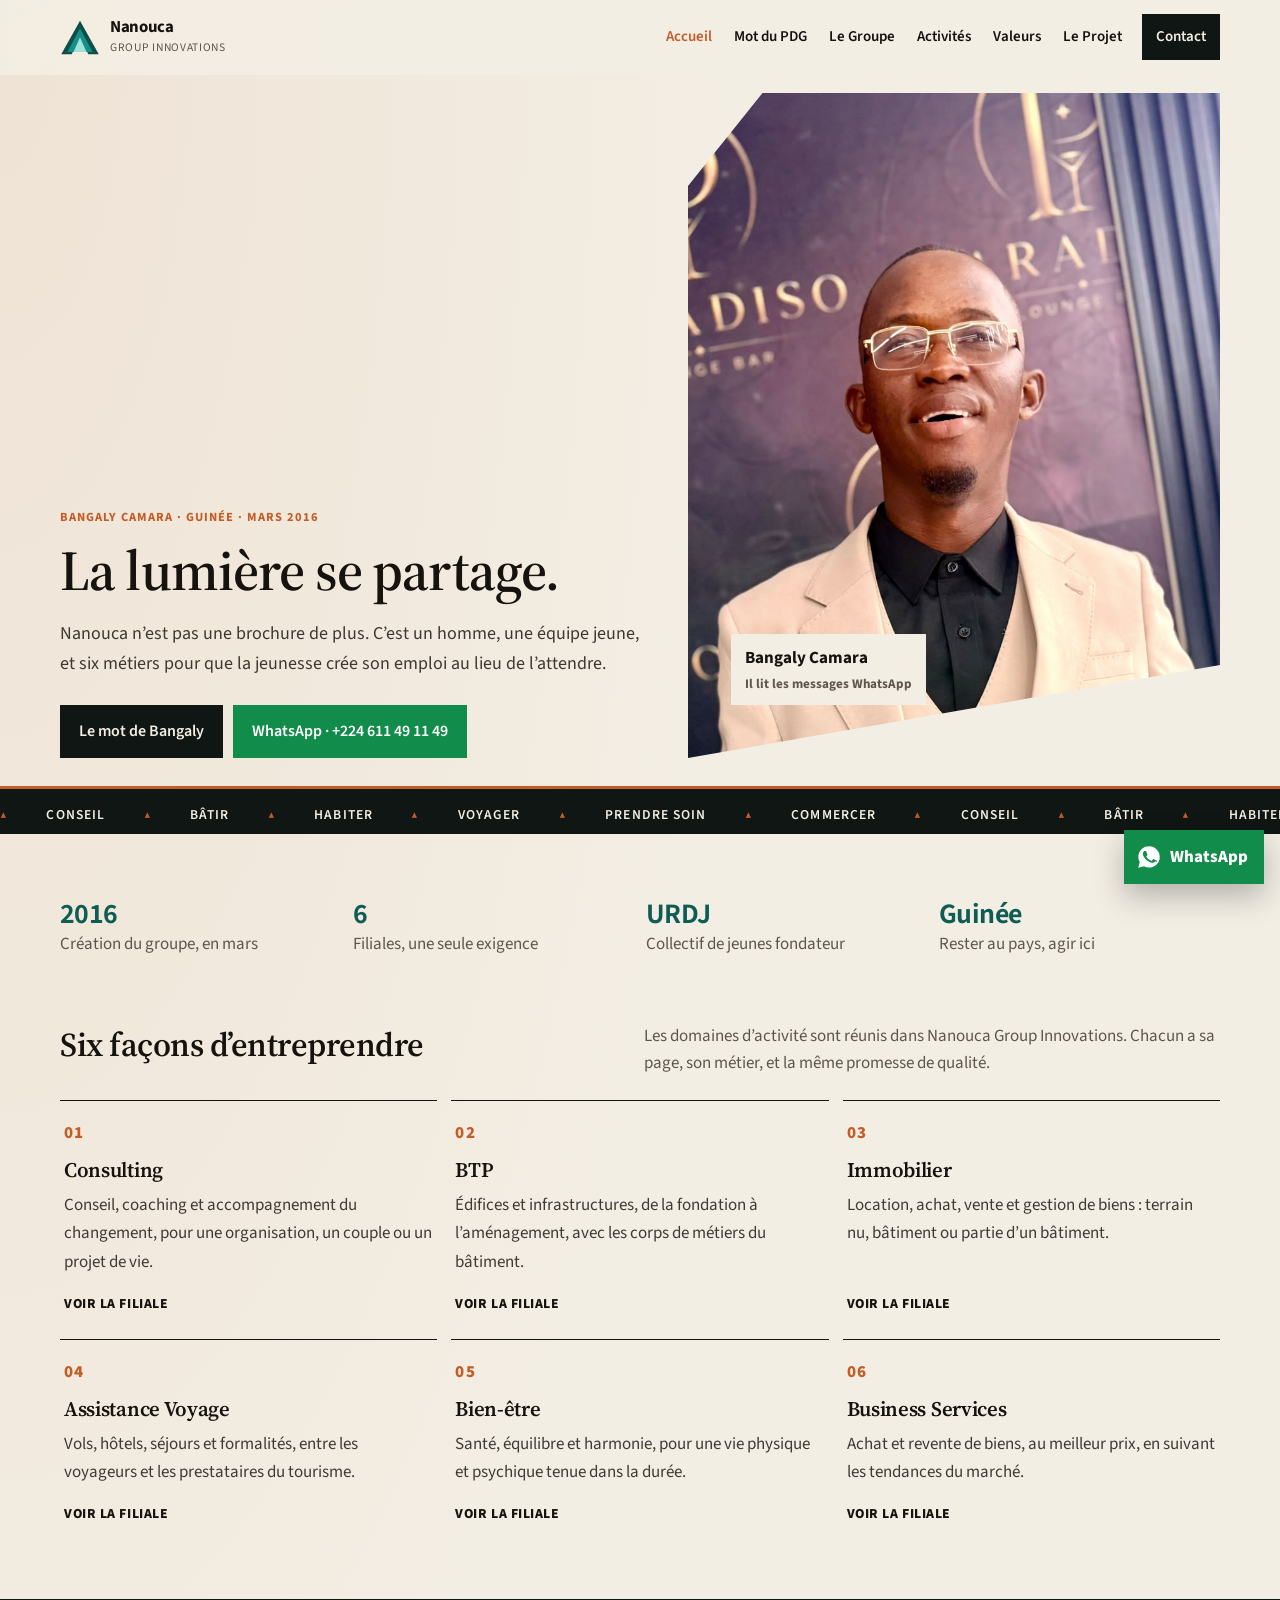
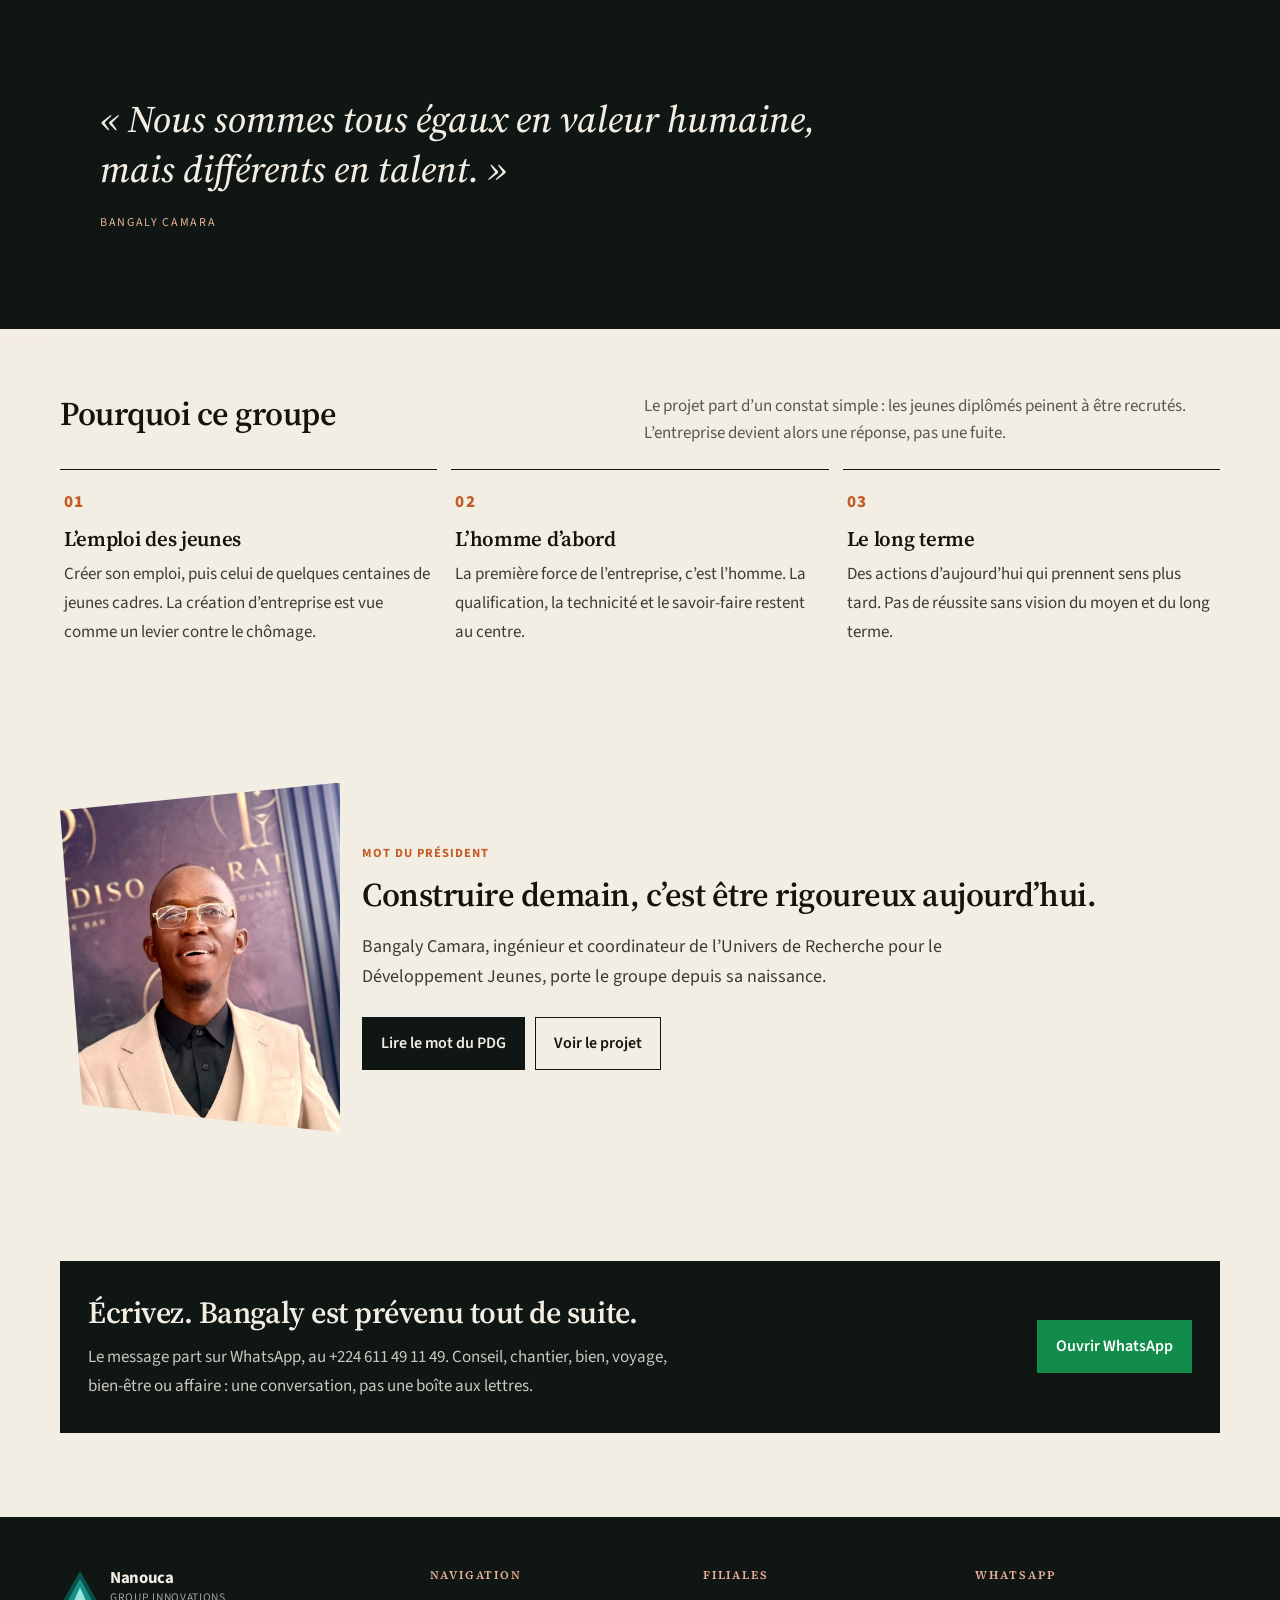
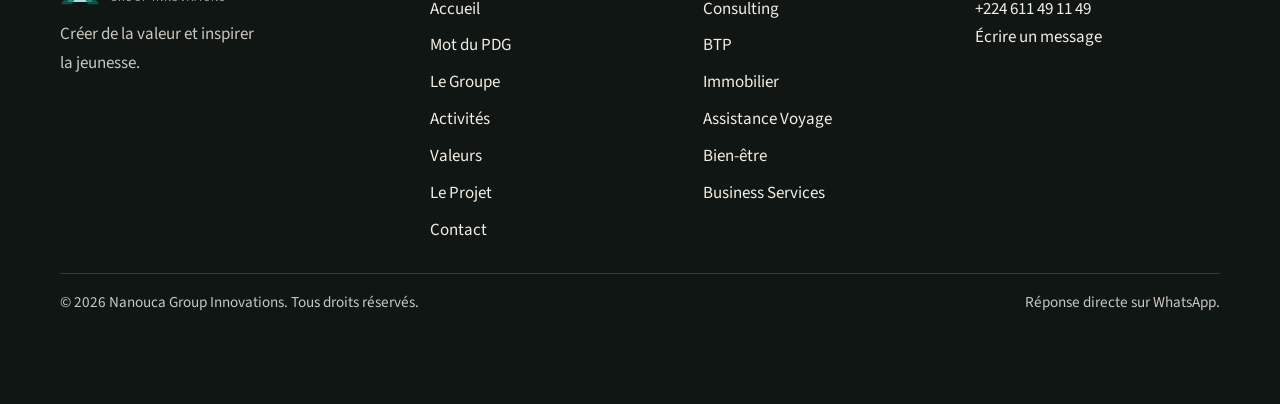
<file: index.html>
<!DOCTYPE html>
<html lang="fr">
<head>
  <meta charset="utf-8">
  <meta name="viewport" content="width=device-width, initial-scale=1">
  <title>Nanouca Group Innovations</title>
  <meta name="description" content="Nanouca Group Innovations crée de la valeur et inspire la jeunesse. Conseil, BTP, immobilier, voyage, bien-être et commerce.">
  <meta name="theme-color" content="#0c5f58">
  <link rel="icon" href="assets/logo.svg" type="image/svg+xml">
  <link rel="preconnect" href="https://fonts.googleapis.com">
  <link rel="preconnect" href="https://fonts.gstatic.com" crossorigin>
  <link href="https://fonts.googleapis.com/css2?family=Source+Sans+3:ital,wght@0,400;0,600;0,700;1,400&family=Source+Serif+4:ital,opsz,wght@0,8..60,500;0,8..60,600;0,8..60,700;1,8..60,500&display=swap" rel="stylesheet">
  <link rel="stylesheet" href="css/styles.css">
  <script type="application/ld+json">
  {
    "@context": "https://schema.org",
    "@type": "Organization",
    "name": "Nanouca Group Innovations",
    "founder": {
      "@type": "Person",
      "name": "Bangaly Camara"
    },
    "foundingDate": "2016-03",
    "areaServed": "GN",
    "telephone": "+224611491149",
    "description": "Groupe créé pour produire de la valeur et inspirer la jeunesse, à travers le conseil, le BTP, l'immobilier, le voyage, le bien-être et le commerce."
  }
  </script>
</head>
<body data-page="accueil">
  <a class="skip" href="#contenu">Aller au contenu</a>
  <header class="site-header">
    <div class="container header-bar">
      <a class="brand" href="index.html">
        <img src="assets/logo.svg" alt="" width="64" height="56">
        <span>
          <strong>Nanouca</strong>
          <small>Group Innovations</small>
        </span>
      </a>
      <input class="nav-check" type="checkbox" id="nav-check">
      <label class="nav-toggle" for="nav-check" aria-label="Menu"><span></span><span></span><span></span></label>
      <nav class="site-nav" id="site-nav" aria-label="Navigation principale">
        <a href="index.html" data-page="accueil">Accueil</a>
        <a href="mot-du-pdg.html" data-page="pdg">Mot du PDG</a>
        <a href="groupe.html" data-page="groupe">Le Groupe</a>
        <a href="activites.html" data-page="activites">Activités</a>
        <a href="valeurs.html" data-page="valeurs">Valeurs</a>
        <a href="projet.html" data-page="projet">Le Projet</a>
        <a href="contact.html" data-page="contact" class="nav-cta">Contact</a>
      </nav>
    </div>
  </header>

  <main id="contenu">
    <section class="stage">
      <div class="container stage-grid">
        <div class="stage-copy">
          <p class="eyebrow">Bangaly Camara · Guinée · mars 2016</p>
          <h1>La lumière se partage.</h1>
          <p class="lede">Nanouca n’est pas une brochure de plus. C’est un homme, une équipe jeune, et six métiers pour que la jeunesse crée son emploi au lieu de l’attendre.</p>
          <div class="actions">
            <a class="btn" href="mot-du-pdg.html">Le mot de Bangaly</a>
            <a class="btn btn-wa" href="https://wa.me/224611491149?text=Bonjour%20Nanouca%2C%20je%20vous%20%C3%A9cris%20depuis%20le%20site." target="_blank" rel="noopener">WhatsApp · +224 611 49 11 49</a>
          </div>
        </div>
        <figure class="stage-photo">
          <img src="assets/bangaly-camara.jpg" alt="Bangaly Camara, président de Nanouca Group Innovations" width="900" height="1120">
          <figcaption>
            <strong>Bangaly Camara</strong>
            <span>Il lit les messages WhatsApp</span>
          </figcaption>
        </figure>
      </div>
    </section>
    <div class="marquee" aria-hidden="true">
      <div class="marquee-track">
        <span>Conseil</span><span>Bâtir</span><span>Habiter</span><span>Voyager</span><span>Prendre soin</span><span>Commercer</span>
        <span>Conseil</span><span>Bâtir</span><span>Habiter</span><span>Voyager</span><span>Prendre soin</span><span>Commercer</span>
      </div>
    </div>

    <section class="section">
      <div class="container">
        <div class="stats">
          <div class="stat"><strong>2016</strong><span>Création du groupe, en mars</span></div>
          <div class="stat"><strong>6</strong><span>Filiales, une seule exigence</span></div>
          <div class="stat"><strong>URDJ</strong><span>Collectif de jeunes fondateur</span></div>
          <div class="stat"><strong>Guinée</strong><span>Rester au pays, agir ici</span></div>
        </div>
      </div>
    </section>

    <section class="section" style="padding-top: 0;">
      <div class="container">
        <div class="section-head">
          <h2>Six façons d’entreprendre</h2>
          <p>Les domaines d’activité sont réunis dans Nanouca Group Innovations. Chacun a sa page, son métier, et la même promesse de qualité.</p>
        </div>
        <div class="grid-3">
          <a class="card card-link" href="activites.html#consulting">
            <span class="index">01</span>
            <h3>Consulting</h3>
            <p>Conseil, coaching et accompagnement du changement, pour une organisation, un couple ou un projet de vie.</p>
            <span class="more">Voir la filiale</span>
          </a>
          <a class="card card-link" href="activites.html#btp">
            <span class="index">02</span>
            <h3>BTP</h3>
            <p>Édifices et infrastructures, de la fondation à l’aménagement, avec les corps de métiers du bâtiment.</p>
            <span class="more">Voir la filiale</span>
          </a>
          <a class="card card-link" href="activites.html#immo">
            <span class="index">03</span>
            <h3>Immobilier</h3>
            <p>Location, achat, vente et gestion de biens : terrain nu, bâtiment ou partie d’un bâtiment.</p>
            <span class="more">Voir la filiale</span>
          </a>
          <a class="card card-link" href="activites.html#voyage">
            <span class="index">04</span>
            <h3>Assistance Voyage</h3>
            <p>Vols, hôtels, séjours et formalités, entre les voyageurs et les prestataires du tourisme.</p>
            <span class="more">Voir la filiale</span>
          </a>
          <a class="card card-link" href="activites.html#bien-etre">
            <span class="index">05</span>
            <h3>Bien-être</h3>
            <p>Santé, équilibre et harmonie, pour une vie physique et psychique tenue dans la durée.</p>
            <span class="more">Voir la filiale</span>
          </a>
          <a class="card card-link" href="activites.html#business">
            <span class="index">06</span>
            <h3>Business Services</h3>
            <p>Achat et revente de biens, au meilleur prix, en suivant les tendances du marché.</p>
            <span class="more">Voir la filiale</span>
          </a>
        </div>
      </div>
    </section>

    <section class="quote-band">
      <div class="container">
        <figure>
          <blockquote>« Nous sommes tous égaux en valeur humaine, mais différents en talent. »</blockquote>
          <figcaption>Bangaly Camara</figcaption>
        </figure>
      </div>
    </section>

    <section class="section">
      <div class="container">
        <div class="section-head">
          <h2>Pourquoi ce groupe</h2>
          <p>Le projet part d’un constat simple : les jeunes diplômés peinent à être recrutés. L’entreprise devient alors une réponse, pas une fuite.</p>
        </div>
        <div class="grid-3">
          <article class="card">
            <span class="index">01</span>
            <h3>L’emploi des jeunes</h3>
            <p>Créer son emploi, puis celui de quelques centaines de jeunes cadres. La création d’entreprise est vue comme un levier contre le chômage.</p>
          </article>
          <article class="card">
            <span class="index">02</span>
            <h3>L’homme d’abord</h3>
            <p>La première force de l’entreprise, c’est l’homme. La qualification, la technicité et le savoir-faire restent au centre.</p>
          </article>
          <article class="card">
            <span class="index">03</span>
            <h3>Le long terme</h3>
            <p>Des actions d’aujourd’hui qui prennent sens plus tard. Pas de réussite sans vision du moyen et du long terme.</p>
          </article>
        </div>
      </div>
    </section>

    <section class="section band">
      <div class="container">
        <article class="pdg-teaser">
          <img src="assets/bangaly-camara.jpg" alt="Bangaly Camara, président-directeur général" width="900" height="1120">
          <div>
            <p class="eyebrow">Mot du président</p>
            <h2>Construire demain, c’est être rigoureux aujourd’hui.</h2>
            <p class="lede">Bangaly Camara, ingénieur et coordinateur de l’Univers de Recherche pour le Développement Jeunes, porte le groupe depuis sa naissance.</p>
            <div class="actions">
              <a class="btn" href="mot-du-pdg.html">Lire le mot du PDG</a>
              <a class="btn btn-ghost" href="projet.html">Voir le projet</a>
            </div>
          </div>
        </article>
      </div>
    </section>

    <section class="section">
      <div class="container">
        <div class="cta-band">
          <div>
            <h2>Écrivez. Bangaly est prévenu tout de suite.</h2>
            <p>Le message part sur WhatsApp, au +224 611 49 11 49. Conseil, chantier, bien, voyage, bien-être ou affaire : une conversation, pas une boîte aux lettres.</p>
          </div>
          <a class="btn btn-wa" href="https://wa.me/224611491149?text=Bonjour%20Nanouca%2C%20je%20souhaite%20%C3%A9changer." target="_blank" rel="noopener">Ouvrir WhatsApp</a>
        </div>
      </div>
    </section>
  </main>

  <footer class="site-footer">
    <div class="container footer-grid">
      <div class="footer-brand">
        <a class="brand" href="index.html">
          <img src="assets/logo.svg" alt="" width="64" height="56">
          <span>
            <strong>Nanouca</strong>
            <small>Group Innovations</small>
          </span>
        </a>
        <p>Créer de la valeur et inspirer la jeunesse.</p>
      </div>
      <div>
        <h2>Navigation</h2>
        <nav class="footer-nav" aria-label="Navigation du pied de page">
          <a href="index.html" data-page="accueil">Accueil</a>
          <a href="mot-du-pdg.html" data-page="pdg">Mot du PDG</a>
          <a href="groupe.html" data-page="groupe">Le Groupe</a>
          <a href="activites.html" data-page="activites">Activités</a>
          <a href="valeurs.html" data-page="valeurs">Valeurs</a>
          <a href="projet.html" data-page="projet">Le Projet</a>
          <a href="contact.html" data-page="contact">Contact</a>
        </nav>
      </div>
      <div>
        <h2>Filiales</h2>
        <div class="footer-links">
          <a href="activites.html#consulting">Consulting</a>
          <a href="activites.html#btp">BTP</a>
          <a href="activites.html#immo">Immobilier</a>
          <a href="activites.html#voyage">Assistance Voyage</a>
          <a href="activites.html#bien-etre">Bien-être</a>
          <a href="activites.html#business">Business Services</a>
        </div>
      </div>
      <div>
        <h2>WhatsApp</h2>
        <p><a href="https://wa.me/224611491149" target="_blank" rel="noopener">+224 611 49 11 49</a></p>
        <p><a href="contact.html">Écrire un message</a></p>
      </div>
    </div>
    <div class="container footer-base">
      <p>© <span id="year">2026</span> Nanouca Group Innovations. Tous droits réservés.</p>
      <p>Réponse directe sur WhatsApp.</p>
    </div>
  </footer>
  <script src="js/main.js"></script>
</body>
</html>
</file>
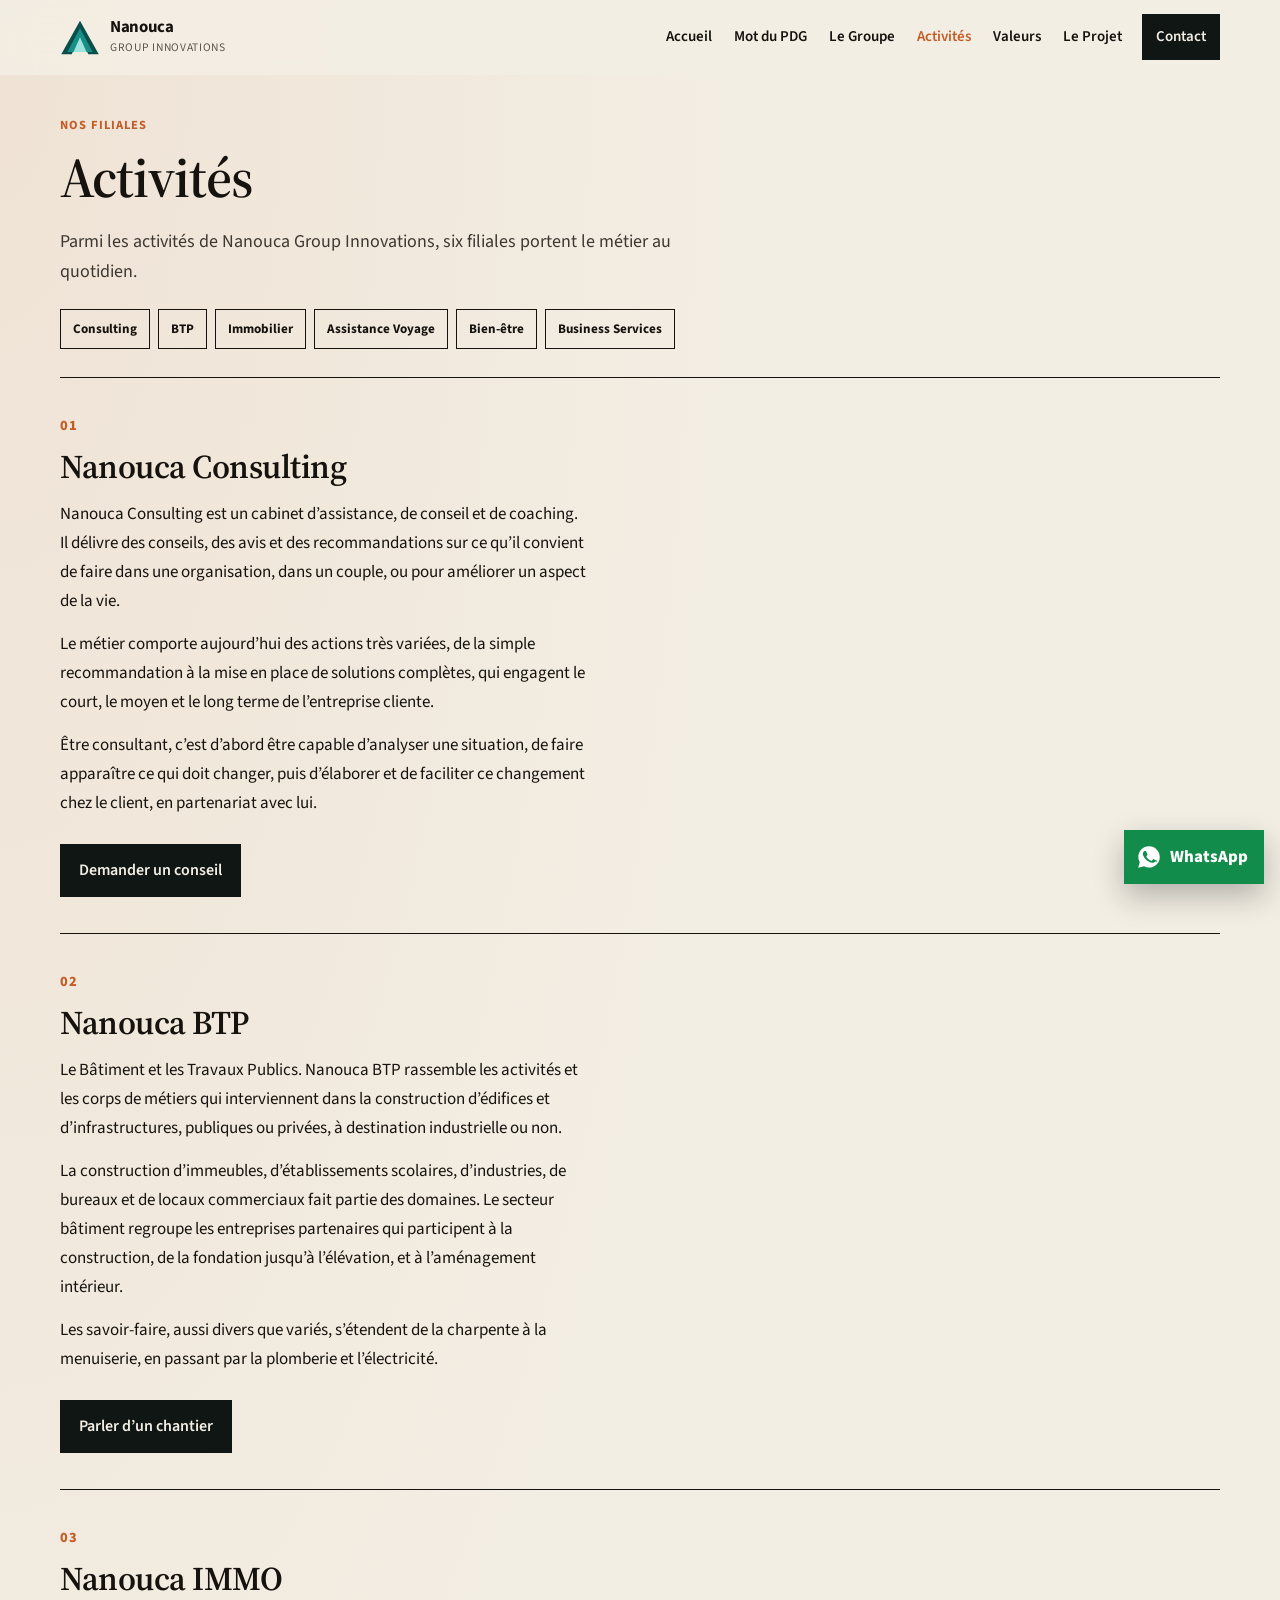
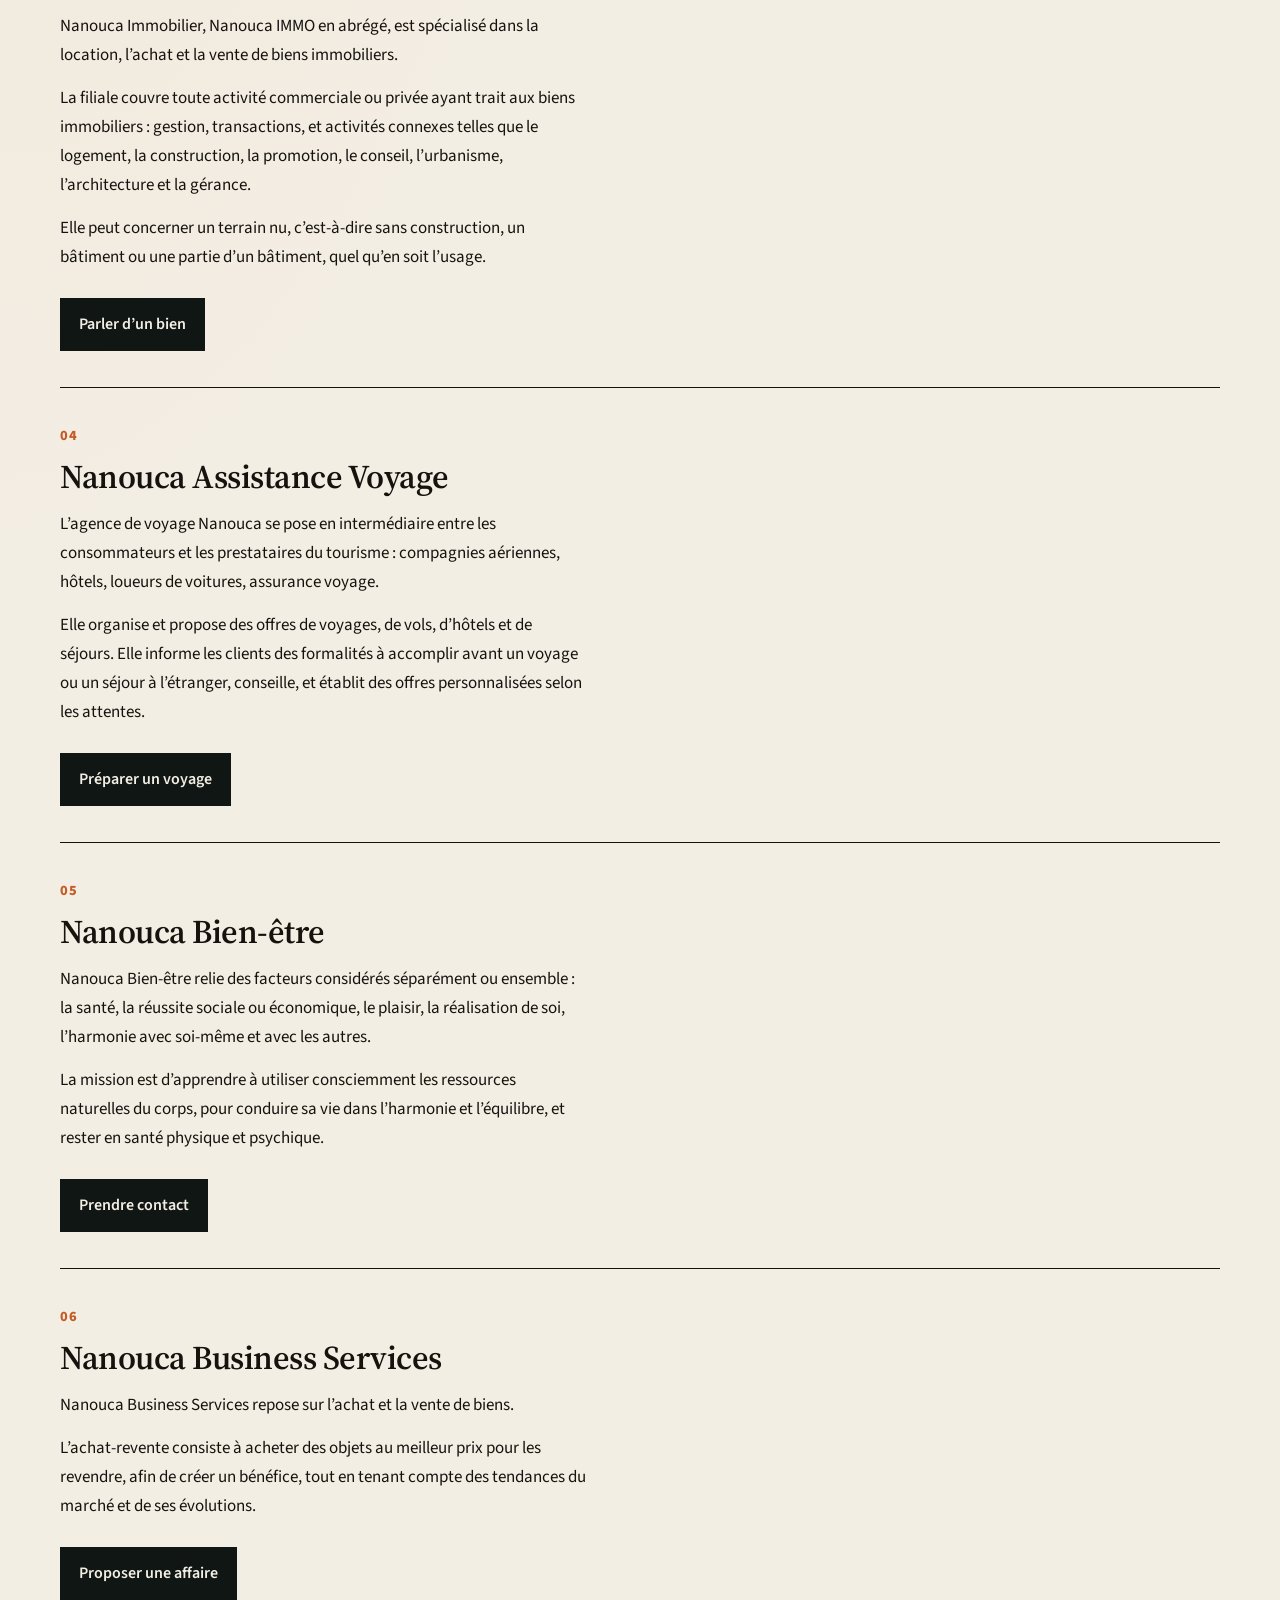
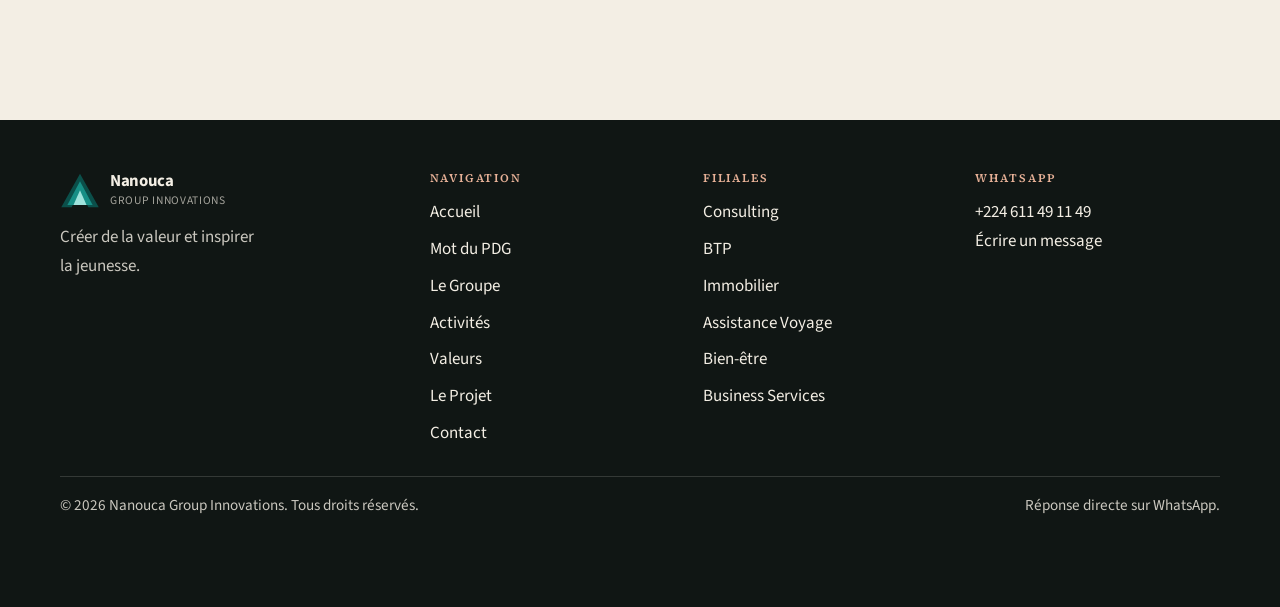
<file: activites.html>
<!DOCTYPE html>
<html lang="fr">
<head>
  <meta charset="utf-8">
  <meta name="viewport" content="width=device-width, initial-scale=1">
  <title>Activités — Nanouca Group Innovations</title>
  <meta name="description" content="Les six filiales de Nanouca Group Innovations : Consulting, BTP, Immobilier, Assistance Voyage, Bien-être et Business Services.">
  <meta name="theme-color" content="#0c5f58">
  <link rel="icon" href="assets/logo.svg" type="image/svg+xml">
  <link rel="preconnect" href="https://fonts.googleapis.com">
  <link rel="preconnect" href="https://fonts.gstatic.com" crossorigin>
  <link href="https://fonts.googleapis.com/css2?family=Source+Sans+3:ital,wght@0,400;0,600;0,700;1,400&family=Source+Serif+4:ital,opsz,wght@0,8..60,500;0,8..60,600;0,8..60,700;1,8..60,500&display=swap" rel="stylesheet">
  <link rel="stylesheet" href="css/styles.css">
</head>
<body data-page="activites">
  <a class="skip" href="#contenu">Aller au contenu</a>
  <header class="site-header">
    <div class="container header-bar">
      <a class="brand" href="index.html">
        <img src="assets/logo.svg" alt="" width="64" height="56">
        <span>
          <strong>Nanouca</strong>
          <small>Group Innovations</small>
        </span>
      </a>
      <input class="nav-check" type="checkbox" id="nav-check">
      <label class="nav-toggle" for="nav-check" aria-label="Menu"><span></span><span></span><span></span></label>
      <nav class="site-nav" id="site-nav" aria-label="Navigation principale">
        <a href="index.html" data-page="accueil">Accueil</a>
        <a href="mot-du-pdg.html" data-page="pdg">Mot du PDG</a>
        <a href="groupe.html" data-page="groupe">Le Groupe</a>
        <a href="activites.html" data-page="activites">Activités</a>
        <a href="valeurs.html" data-page="valeurs">Valeurs</a>
        <a href="projet.html" data-page="projet">Le Projet</a>
        <a href="contact.html" data-page="contact" class="nav-cta">Contact</a>
      </nav>
    </div>
  </header>

  <main id="contenu">
    <section class="page-hero">
      <div class="container">
        <p class="eyebrow">Nos filiales</p>
        <h1>Activités</h1>
        <p class="lede">Parmi les activités de Nanouca Group Innovations, six filiales portent le métier au quotidien.</p>
        <nav class="pills" aria-label="Filiales">
          <a href="#consulting">Consulting</a>
          <a href="#btp">BTP</a>
          <a href="#immo">Immobilier</a>
          <a href="#voyage">Assistance Voyage</a>
          <a href="#bien-etre">Bien-être</a>
          <a href="#business">Business Services</a>
        </nav>
      </div>
    </section>

    <section class="section" style="padding-top: 12px;">
      <div class="container">
        <article class="activity" id="consulting">
          <p class="activity-index">01</p>
          <h2>Nanouca Consulting</h2>
          <p>Nanouca Consulting est un cabinet d’assistance, de conseil et de coaching. Il délivre des conseils, des avis et des recommandations sur ce qu’il convient de faire dans une organisation, dans un couple, ou pour améliorer un aspect de la vie.</p>
          <p>Le métier comporte aujourd’hui des actions très variées, de la simple recommandation à la mise en place de solutions complètes, qui engagent le court, le moyen et le long terme de l’entreprise cliente.</p>
          <p>Être consultant, c’est d’abord être capable d’analyser une situation, de faire apparaître ce qui doit changer, puis d’élaborer et de faciliter ce changement chez le client, en partenariat avec lui.</p>
          <div class="actions"><a class="btn" href="contact.html?sujet=Consulting">Demander un conseil</a></div>
        </article>

        <article class="activity" id="btp">
          <p class="activity-index">02</p>
          <h2>Nanouca BTP</h2>
          <p>Le Bâtiment et les Travaux Publics. Nanouca BTP rassemble les activités et les corps de métiers qui interviennent dans la construction d’édifices et d’infrastructures, publiques ou privées, à destination industrielle ou non.</p>
          <p>La construction d’immeubles, d’établissements scolaires, d’industries, de bureaux et de locaux commerciaux fait partie des domaines. Le secteur bâtiment regroupe les entreprises partenaires qui participent à la construction, de la fondation jusqu’à l’élévation, et à l’aménagement intérieur.</p>
          <p>Les savoir-faire, aussi divers que variés, s’étendent de la charpente à la menuiserie, en passant par la plomberie et l’électricité.</p>
          <div class="actions"><a class="btn" href="contact.html?sujet=BTP">Parler d’un chantier</a></div>
        </article>

        <article class="activity" id="immo">
          <p class="activity-index">03</p>
          <h2>Nanouca IMMO</h2>
          <p>Nanouca Immobilier, Nanouca IMMO en abrégé, est spécialisé dans la location, l’achat et la vente de biens immobiliers.</p>
          <p>La filiale couvre toute activité commerciale ou privée ayant trait aux biens immobiliers : gestion, transactions, et activités connexes telles que le logement, la construction, la promotion, le conseil, l’urbanisme, l’architecture et la gérance.</p>
          <p>Elle peut concerner un terrain nu, c’est-à-dire sans construction, un bâtiment ou une partie d’un bâtiment, quel qu’en soit l’usage.</p>
          <div class="actions"><a class="btn" href="contact.html?sujet=Immobilier">Parler d’un bien</a></div>
        </article>

        <article class="activity" id="voyage">
          <p class="activity-index">04</p>
          <h2>Nanouca Assistance Voyage</h2>
          <p>L’agence de voyage Nanouca se pose en intermédiaire entre les consommateurs et les prestataires du tourisme : compagnies aériennes, hôtels, loueurs de voitures, assurance voyage.</p>
          <p>Elle organise et propose des offres de voyages, de vols, d’hôtels et de séjours. Elle informe les clients des formalités à accomplir avant un voyage ou un séjour à l’étranger, conseille, et établit des offres personnalisées selon les attentes.</p>
          <div class="actions"><a class="btn" href="contact.html?sujet=Assistance%20Voyage">Préparer un voyage</a></div>
        </article>

        <article class="activity" id="bien-etre">
          <p class="activity-index">05</p>
          <h2>Nanouca Bien-être</h2>
          <p>Nanouca Bien-être relie des facteurs considérés séparément ou ensemble : la santé, la réussite sociale ou économique, le plaisir, la réalisation de soi, l’harmonie avec soi-même et avec les autres.</p>
          <p>La mission est d’apprendre à utiliser consciemment les ressources naturelles du corps, pour conduire sa vie dans l’harmonie et l’équilibre, et rester en santé physique et psychique.</p>
          <div class="actions"><a class="btn" href="contact.html?sujet=Bien-%C3%AAtre">Prendre contact</a></div>
        </article>

        <article class="activity" id="business">
          <p class="activity-index">06</p>
          <h2>Nanouca Business Services</h2>
          <p>Nanouca Business Services repose sur l’achat et la vente de biens.</p>
          <p>L’achat-revente consiste à acheter des objets au meilleur prix pour les revendre, afin de créer un bénéfice, tout en tenant compte des tendances du marché et de ses évolutions.</p>
          <div class="actions"><a class="btn" href="contact.html?sujet=Business%20Services">Proposer une affaire</a></div>
        </article>
      </div>
    </section>
  </main>

  <footer class="site-footer">
    <div class="container footer-grid">
      <div class="footer-brand">
        <a class="brand" href="index.html">
          <img src="assets/logo.svg" alt="" width="64" height="56">
          <span>
            <strong>Nanouca</strong>
            <small>Group Innovations</small>
          </span>
        </a>
        <p>Créer de la valeur et inspirer la jeunesse.</p>
      </div>
      <div>
        <h2>Navigation</h2>
        <nav class="footer-nav" aria-label="Navigation du pied de page">
          <a href="index.html" data-page="accueil">Accueil</a>
          <a href="mot-du-pdg.html" data-page="pdg">Mot du PDG</a>
          <a href="groupe.html" data-page="groupe">Le Groupe</a>
          <a href="activites.html" data-page="activites">Activités</a>
          <a href="valeurs.html" data-page="valeurs">Valeurs</a>
          <a href="projet.html" data-page="projet">Le Projet</a>
          <a href="contact.html" data-page="contact">Contact</a>
        </nav>
      </div>
      <div>
        <h2>Filiales</h2>
        <div class="footer-links">
          <a href="activites.html#consulting">Consulting</a>
          <a href="activites.html#btp">BTP</a>
          <a href="activites.html#immo">Immobilier</a>
          <a href="activites.html#voyage">Assistance Voyage</a>
          <a href="activites.html#bien-etre">Bien-être</a>
          <a href="activites.html#business">Business Services</a>
        </div>
      </div>
      <div>
        <h2>WhatsApp</h2>
        <p><a href="https://wa.me/224611491149" target="_blank" rel="noopener">+224 611 49 11 49</a></p>
        <p><a href="contact.html">Écrire un message</a></p>
      </div>
    </div>
    <div class="container footer-base">
      <p>© <span id="year">2026</span> Nanouca Group Innovations. Tous droits réservés.</p>
      <p>Réponse directe sur WhatsApp.</p>
    </div>
  </footer>
  <script src="js/main.js"></script>
</body>
</html>
</file>
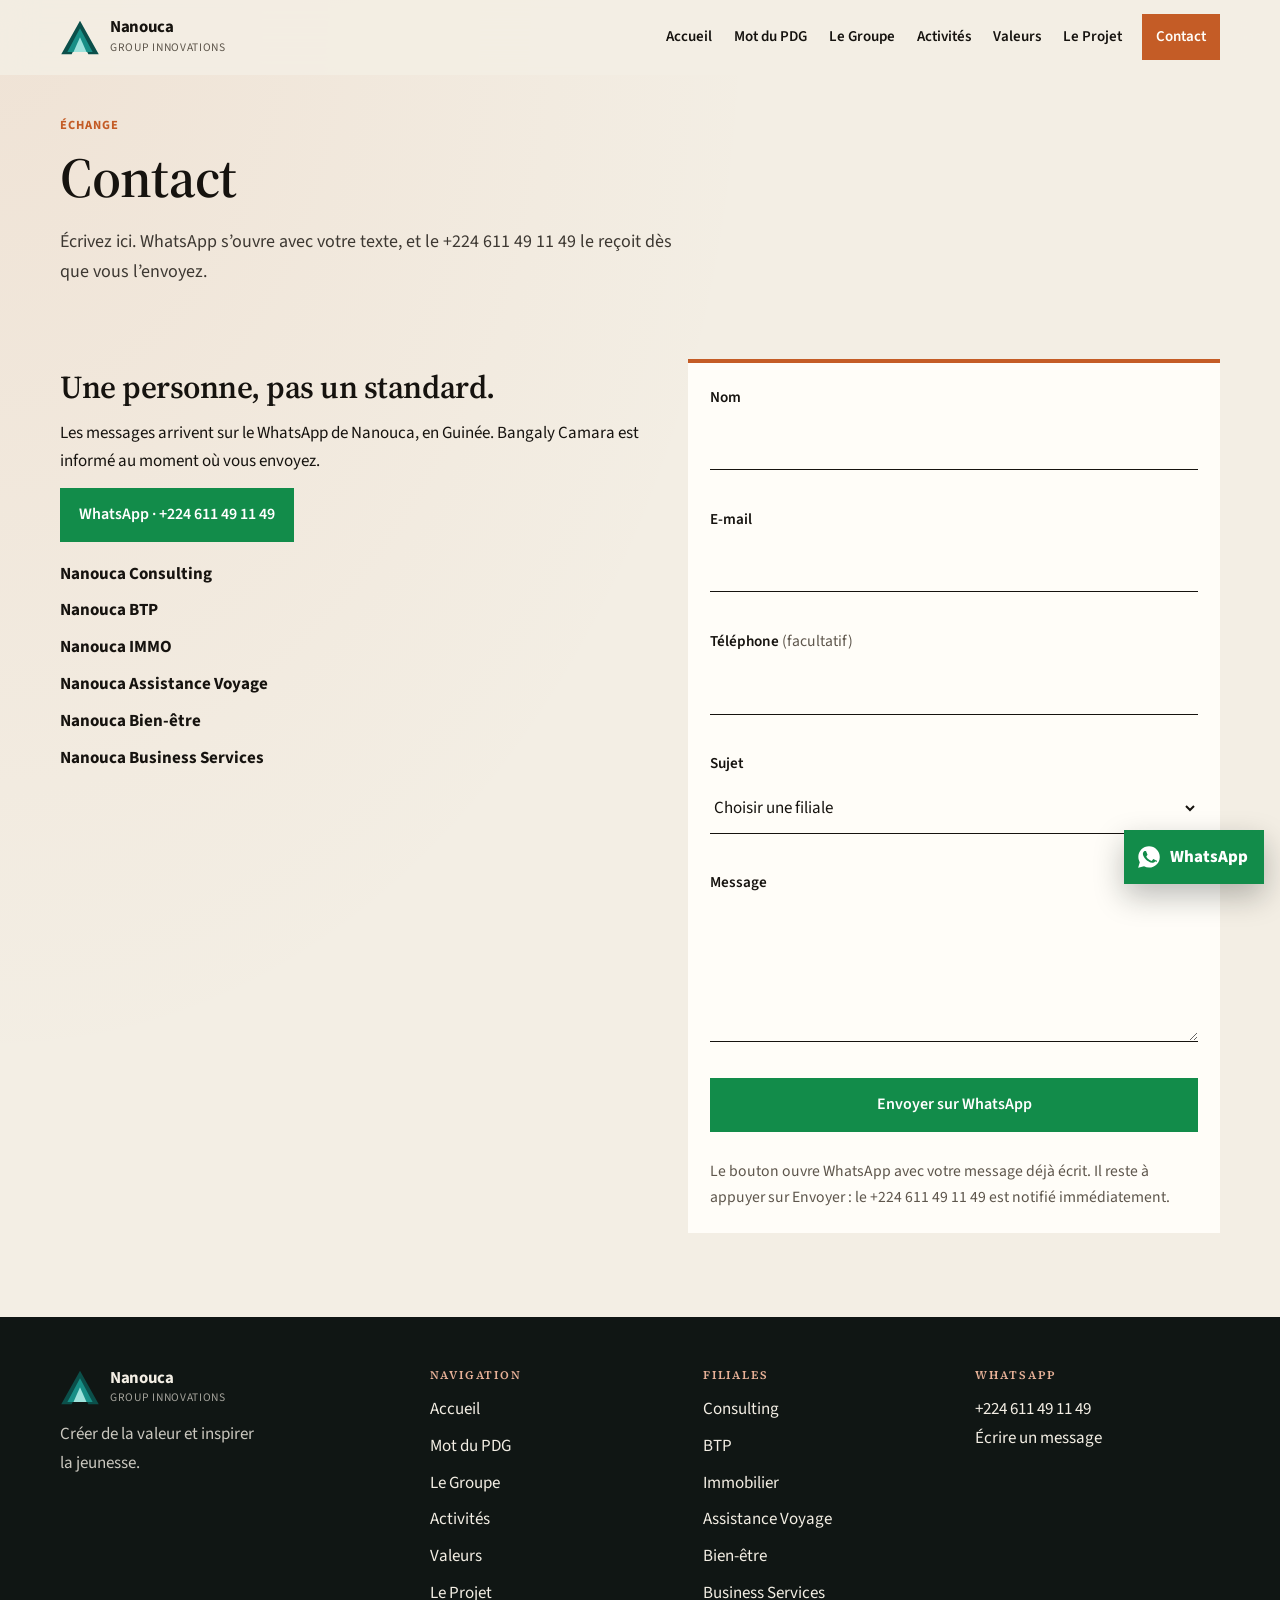
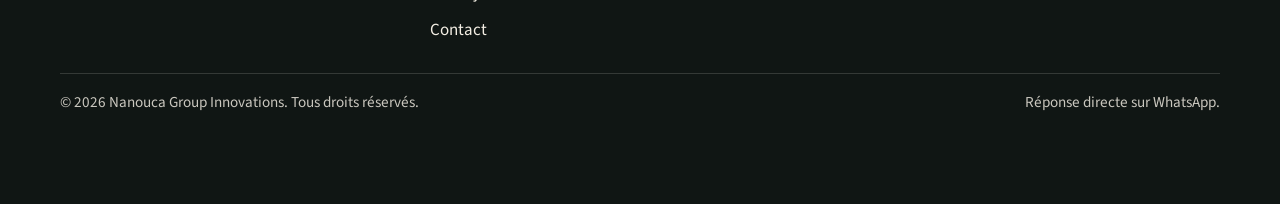
<file: contact.html>
<!DOCTYPE html>
<html lang="fr">
<head>
  <meta charset="utf-8">
  <meta name="viewport" content="width=device-width, initial-scale=1">
  <title>Contact — Nanouca Group Innovations</title>
  <meta name="description" content="Écrire à Nanouca Group Innovations : conseil, BTP, immobilier, voyage, bien-être ou commerce.">
  <meta name="theme-color" content="#0c5f58">
  <link rel="icon" href="assets/logo.svg" type="image/svg+xml">
  <link rel="preconnect" href="https://fonts.googleapis.com">
  <link rel="preconnect" href="https://fonts.gstatic.com" crossorigin>
  <link href="https://fonts.googleapis.com/css2?family=Source+Sans+3:ital,wght@0,400;0,600;0,700;1,400&family=Source+Serif+4:ital,opsz,wght@0,8..60,500;0,8..60,600;0,8..60,700;1,8..60,500&display=swap" rel="stylesheet">
  <link rel="stylesheet" href="css/styles.css">
</head>
<body data-page="contact">
  <a class="skip" href="#contenu">Aller au contenu</a>
  <header class="site-header">
    <div class="container header-bar">
      <a class="brand" href="index.html">
        <img src="assets/logo.svg" alt="" width="64" height="56">
        <span>
          <strong>Nanouca</strong>
          <small>Group Innovations</small>
        </span>
      </a>
      <input class="nav-check" type="checkbox" id="nav-check">
      <label class="nav-toggle" for="nav-check" aria-label="Menu"><span></span><span></span><span></span></label>
      <nav class="site-nav" id="site-nav" aria-label="Navigation principale">
        <a href="index.html" data-page="accueil">Accueil</a>
        <a href="mot-du-pdg.html" data-page="pdg">Mot du PDG</a>
        <a href="groupe.html" data-page="groupe">Le Groupe</a>
        <a href="activites.html" data-page="activites">Activités</a>
        <a href="valeurs.html" data-page="valeurs">Valeurs</a>
        <a href="projet.html" data-page="projet">Le Projet</a>
        <a href="contact.html" data-page="contact" class="nav-cta">Contact</a>
      </nav>
    </div>
  </header>

  <main id="contenu">
    <section class="page-hero">
      <div class="container">
        <p class="eyebrow">Échange</p>
        <h1>Contact</h1>
        <p class="lede">Écrivez ici. WhatsApp s’ouvre avec votre texte, et le +224 611 49 11 49 le reçoit dès que vous l’envoyez.</p>
      </div>
    </section>

    <section class="section">
      <div class="container contact-layout">
        <aside class="contact-aside">
          <h2>Une personne, pas un standard.</h2>
          <p>Les messages arrivent sur le WhatsApp de Nanouca, en Guinée. Bangaly Camara est informé au moment où vous envoyez.</p>
          <p><a class="btn btn-wa" href="https://wa.me/224611491149?text=Bonjour%20Nanouca%2C%20je%20vous%20contacte%20depuis%20le%20site." target="_blank" rel="noopener">WhatsApp · +224 611 49 11 49</a></p>
          <ul class="contact-list">
            <li><a href="activites.html#consulting">Nanouca Consulting</a></li>
            <li><a href="activites.html#btp">Nanouca BTP</a></li>
            <li><a href="activites.html#immo">Nanouca IMMO</a></li>
            <li><a href="activites.html#voyage">Nanouca Assistance Voyage</a></li>
            <li><a href="activites.html#bien-etre">Nanouca Bien-être</a></li>
            <li><a href="activites.html#business">Nanouca Business Services</a></li>
          </ul>
        </aside>

        <div>
          <form id="contact-form" class="form-card form" novalidate>
            <div class="hp" aria-hidden="true">
              <label>Société <input type="text" name="societe" tabindex="-1" autocomplete="off"></label>
            </div>
            <div class="field">
              <label for="nom">Nom</label>
              <input id="nom" name="nom" type="text" autocomplete="name" required>
              <span class="error" role="alert"></span>
            </div>
            <div class="field">
              <label for="email">E-mail</label>
              <input id="email" name="email" type="email" autocomplete="email" required>
              <span class="error" role="alert"></span>
            </div>
            <div class="field">
              <label for="telephone">Téléphone <span class="note">(facultatif)</span></label>
              <input id="telephone" name="telephone" type="tel" autocomplete="tel">
              <span class="error"></span>
            </div>
            <div class="field">
              <label for="sujet">Sujet</label>
              <select id="sujet" name="sujet" required>
                <option value="">Choisir une filiale</option>
                <option>Consulting</option>
                <option>BTP</option>
                <option>Immobilier</option>
                <option>Assistance Voyage</option>
                <option>Bien-être</option>
                <option>Business Services</option>
                <option>Le groupe</option>
              </select>
              <span class="error" role="alert"></span>
            </div>
            <div class="field">
              <label for="message">Message</label>
              <textarea id="message" name="message" required></textarea>
              <span class="error" role="alert"></span>
            </div>
            <button class="btn btn-wa" type="submit">Envoyer sur WhatsApp</button>
            <p class="note">Le bouton ouvre WhatsApp avec votre message déjà écrit. Il reste à appuyer sur Envoyer : le +224 611 49 11 49 est notifié immédiatement.</p>
          </form>

          <div id="form-success" class="form-success" hidden tabindex="-1">
            <p class="eyebrow">Bien reçu</p>
            <h2>WhatsApp est prêt</h2>
            <p>Merci <strong data-name></strong>. Votre message sur « <span data-sujet></span> » est préparé pour le +224 611 49 11 49.</p>
            <p class="note">S’il ne s’est pas ouvert, utilisez le bouton ci-dessous. Dès l’envoi dans WhatsApp, la personne est informée.</p>
            <div class="actions">
              <a class="btn btn-wa" id="wa-open" href="https://wa.me/224611491149" target="_blank" rel="noopener">Ouvrir le message</a>
              <button class="btn btn-ghost" type="button" id="write-again">Écrire un autre message</button>
            </div>
          </div>
        </div>
      </div>
    </section>
  </main>

  <footer class="site-footer">
    <div class="container footer-grid">
      <div class="footer-brand">
        <a class="brand" href="index.html">
          <img src="assets/logo.svg" alt="" width="64" height="56">
          <span>
            <strong>Nanouca</strong>
            <small>Group Innovations</small>
          </span>
        </a>
        <p>Créer de la valeur et inspirer la jeunesse.</p>
      </div>
      <div>
        <h2>Navigation</h2>
        <nav class="footer-nav" aria-label="Navigation du pied de page">
          <a href="index.html" data-page="accueil">Accueil</a>
          <a href="mot-du-pdg.html" data-page="pdg">Mot du PDG</a>
          <a href="groupe.html" data-page="groupe">Le Groupe</a>
          <a href="activites.html" data-page="activites">Activités</a>
          <a href="valeurs.html" data-page="valeurs">Valeurs</a>
          <a href="projet.html" data-page="projet">Le Projet</a>
          <a href="contact.html" data-page="contact">Contact</a>
        </nav>
      </div>
      <div>
        <h2>Filiales</h2>
        <div class="footer-links">
          <a href="activites.html#consulting">Consulting</a>
          <a href="activites.html#btp">BTP</a>
          <a href="activites.html#immo">Immobilier</a>
          <a href="activites.html#voyage">Assistance Voyage</a>
          <a href="activites.html#bien-etre">Bien-être</a>
          <a href="activites.html#business">Business Services</a>
        </div>
      </div>
      <div>
        <h2>WhatsApp</h2>
        <p><a href="https://wa.me/224611491149" target="_blank" rel="noopener">+224 611 49 11 49</a></p>
        <p><a href="contact.html">Écrire un message</a></p>
      </div>
    </div>
    <div class="container footer-base">
      <p>© <span id="year">2026</span> Nanouca Group Innovations. Tous droits réservés.</p>
      <p>Réponse directe sur WhatsApp.</p>
    </div>
  </footer>
  <script src="js/main.js"></script>
</body>
</html>
</file>
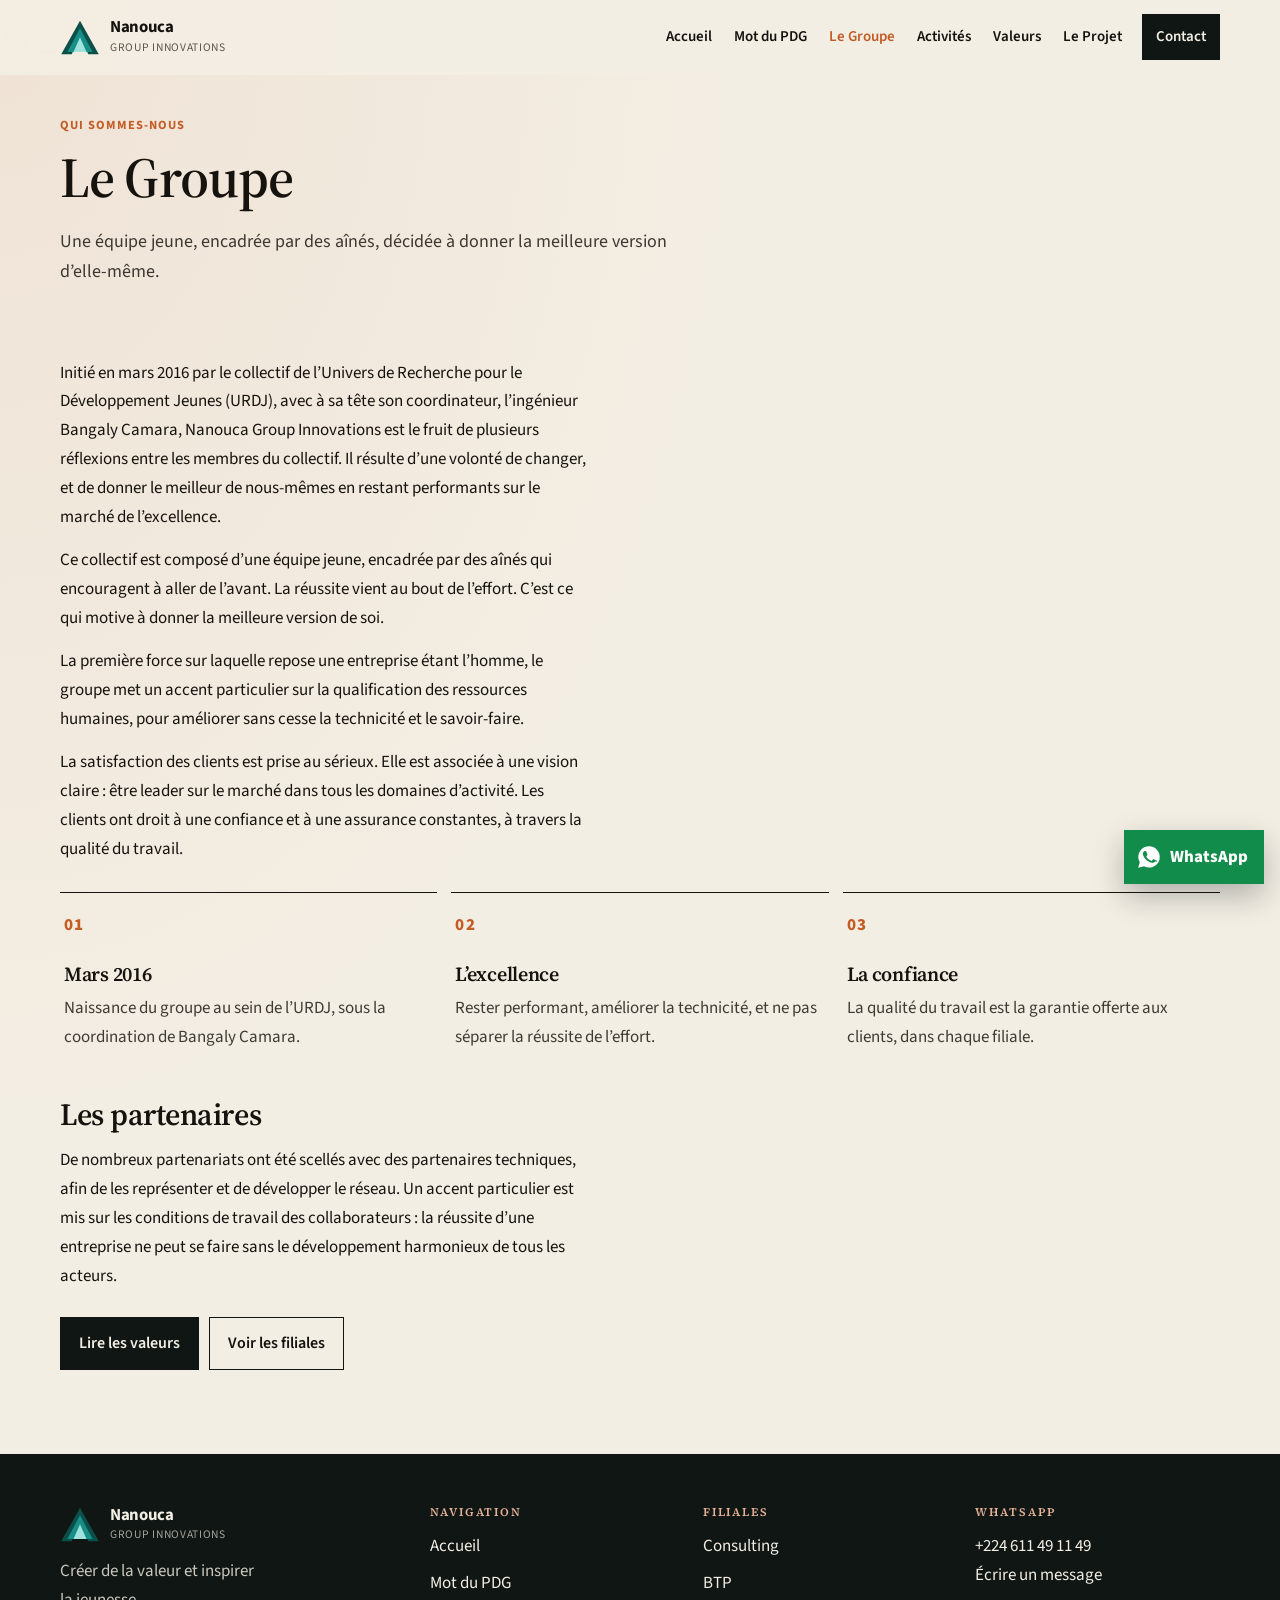
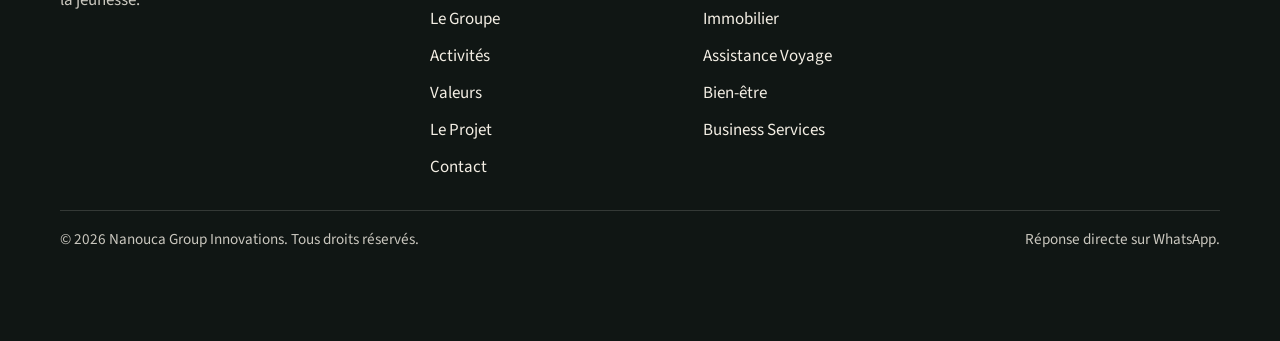
<file: groupe.html>
<!DOCTYPE html>
<html lang="fr">
<head>
  <meta charset="utf-8">
  <meta name="viewport" content="width=device-width, initial-scale=1">
  <title>Le Groupe — Nanouca Group Innovations</title>
  <meta name="description" content="Présentation de Nanouca Group Innovations, initié en mars 2016 par l’URDJ et l’ingénieur Bangaly Camara.">
  <meta name="theme-color" content="#0c5f58">
  <link rel="icon" href="assets/logo.svg" type="image/svg+xml">
  <link rel="preconnect" href="https://fonts.googleapis.com">
  <link rel="preconnect" href="https://fonts.gstatic.com" crossorigin>
  <link href="https://fonts.googleapis.com/css2?family=Source+Sans+3:ital,wght@0,400;0,600;0,700;1,400&family=Source+Serif+4:ital,opsz,wght@0,8..60,500;0,8..60,600;0,8..60,700;1,8..60,500&display=swap" rel="stylesheet">
  <link rel="stylesheet" href="css/styles.css">
</head>
<body data-page="groupe">
  <a class="skip" href="#contenu">Aller au contenu</a>
  <header class="site-header">
    <div class="container header-bar">
      <a class="brand" href="index.html">
        <img src="assets/logo.svg" alt="" width="64" height="56">
        <span>
          <strong>Nanouca</strong>
          <small>Group Innovations</small>
        </span>
      </a>
      <input class="nav-check" type="checkbox" id="nav-check">
      <label class="nav-toggle" for="nav-check" aria-label="Menu"><span></span><span></span><span></span></label>
      <nav class="site-nav" id="site-nav" aria-label="Navigation principale">
        <a href="index.html" data-page="accueil">Accueil</a>
        <a href="mot-du-pdg.html" data-page="pdg">Mot du PDG</a>
        <a href="groupe.html" data-page="groupe">Le Groupe</a>
        <a href="activites.html" data-page="activites">Activités</a>
        <a href="valeurs.html" data-page="valeurs">Valeurs</a>
        <a href="projet.html" data-page="projet">Le Projet</a>
        <a href="contact.html" data-page="contact" class="nav-cta">Contact</a>
      </nav>
    </div>
  </header>

  <main id="contenu">
    <section class="page-hero">
      <div class="container">
        <p class="eyebrow">Qui sommes-nous</p>
        <h1>Le Groupe</h1>
        <p class="lede">Une équipe jeune, encadrée par des aînés, décidée à donner la meilleure version d’elle-même.</p>
      </div>
    </section>

    <section class="section">
      <div class="container prose">
        <p>Initié en mars 2016 par le collectif de l’Univers de Recherche pour le Développement Jeunes (URDJ), avec à sa tête son coordinateur, l’ingénieur Bangaly Camara, Nanouca Group Innovations est le fruit de plusieurs réflexions entre les membres du collectif. Il résulte d’une volonté de changer, et de donner le meilleur de nous-mêmes en restant performants sur le marché de l’excellence.</p>
        <p>Ce collectif est composé d’une équipe jeune, encadrée par des aînés qui encouragent à aller de l’avant. La réussite vient au bout de l’effort. C’est ce qui motive à donner la meilleure version de soi.</p>
        <p>La première force sur laquelle repose une entreprise étant l’homme, le groupe met un accent particulier sur la qualification des ressources humaines, pour améliorer sans cesse la technicité et le savoir-faire.</p>
        <p>La satisfaction des clients est prise au sérieux. Elle est associée à une vision claire : être leader sur le marché dans tous les domaines d’activité. Les clients ont droit à une confiance et à une assurance constantes, à travers la qualité du travail.</p>

        <div class="grid-3" style="margin-top: 28px;">
          <article class="card">
            <span class="index">01</span>
            <h3>Mars 2016</h3>
            <p>Naissance du groupe au sein de l’URDJ, sous la coordination de Bangaly Camara.</p>
          </article>
          <article class="card">
            <span class="index">02</span>
            <h3>L’excellence</h3>
            <p>Rester performant, améliorer la technicité, et ne pas séparer la réussite de l’effort.</p>
          </article>
          <article class="card">
            <span class="index">03</span>
            <h3>La confiance</h3>
            <p>La qualité du travail est la garantie offerte aux clients, dans chaque filiale.</p>
          </article>
        </div>

        <h2>Les partenaires</h2>
        <p>De nombreux partenariats ont été scellés avec des partenaires techniques, afin de les représenter et de développer le réseau. Un accent particulier est mis sur les conditions de travail des collaborateurs : la réussite d’une entreprise ne peut se faire sans le développement harmonieux de tous les acteurs.</p>
        <div class="actions">
          <a class="btn" href="valeurs.html">Lire les valeurs</a>
          <a class="btn btn-ghost" href="activites.html">Voir les filiales</a>
        </div>
      </div>
    </section>
  </main>

  <footer class="site-footer">
    <div class="container footer-grid">
      <div class="footer-brand">
        <a class="brand" href="index.html">
          <img src="assets/logo.svg" alt="" width="64" height="56">
          <span>
            <strong>Nanouca</strong>
            <small>Group Innovations</small>
          </span>
        </a>
        <p>Créer de la valeur et inspirer la jeunesse.</p>
      </div>
      <div>
        <h2>Navigation</h2>
        <nav class="footer-nav" aria-label="Navigation du pied de page">
          <a href="index.html" data-page="accueil">Accueil</a>
          <a href="mot-du-pdg.html" data-page="pdg">Mot du PDG</a>
          <a href="groupe.html" data-page="groupe">Le Groupe</a>
          <a href="activites.html" data-page="activites">Activités</a>
          <a href="valeurs.html" data-page="valeurs">Valeurs</a>
          <a href="projet.html" data-page="projet">Le Projet</a>
          <a href="contact.html" data-page="contact">Contact</a>
        </nav>
      </div>
      <div>
        <h2>Filiales</h2>
        <div class="footer-links">
          <a href="activites.html#consulting">Consulting</a>
          <a href="activites.html#btp">BTP</a>
          <a href="activites.html#immo">Immobilier</a>
          <a href="activites.html#voyage">Assistance Voyage</a>
          <a href="activites.html#bien-etre">Bien-être</a>
          <a href="activites.html#business">Business Services</a>
        </div>
      </div>
      <div>
        <h2>WhatsApp</h2>
        <p><a href="https://wa.me/224611491149" target="_blank" rel="noopener">+224 611 49 11 49</a></p>
        <p><a href="contact.html">Écrire un message</a></p>
      </div>
    </div>
    <div class="container footer-base">
      <p>© <span id="year">2026</span> Nanouca Group Innovations. Tous droits réservés.</p>
      <p>Réponse directe sur WhatsApp.</p>
    </div>
  </footer>
  <script src="js/main.js"></script>
</body>
</html>
</file>
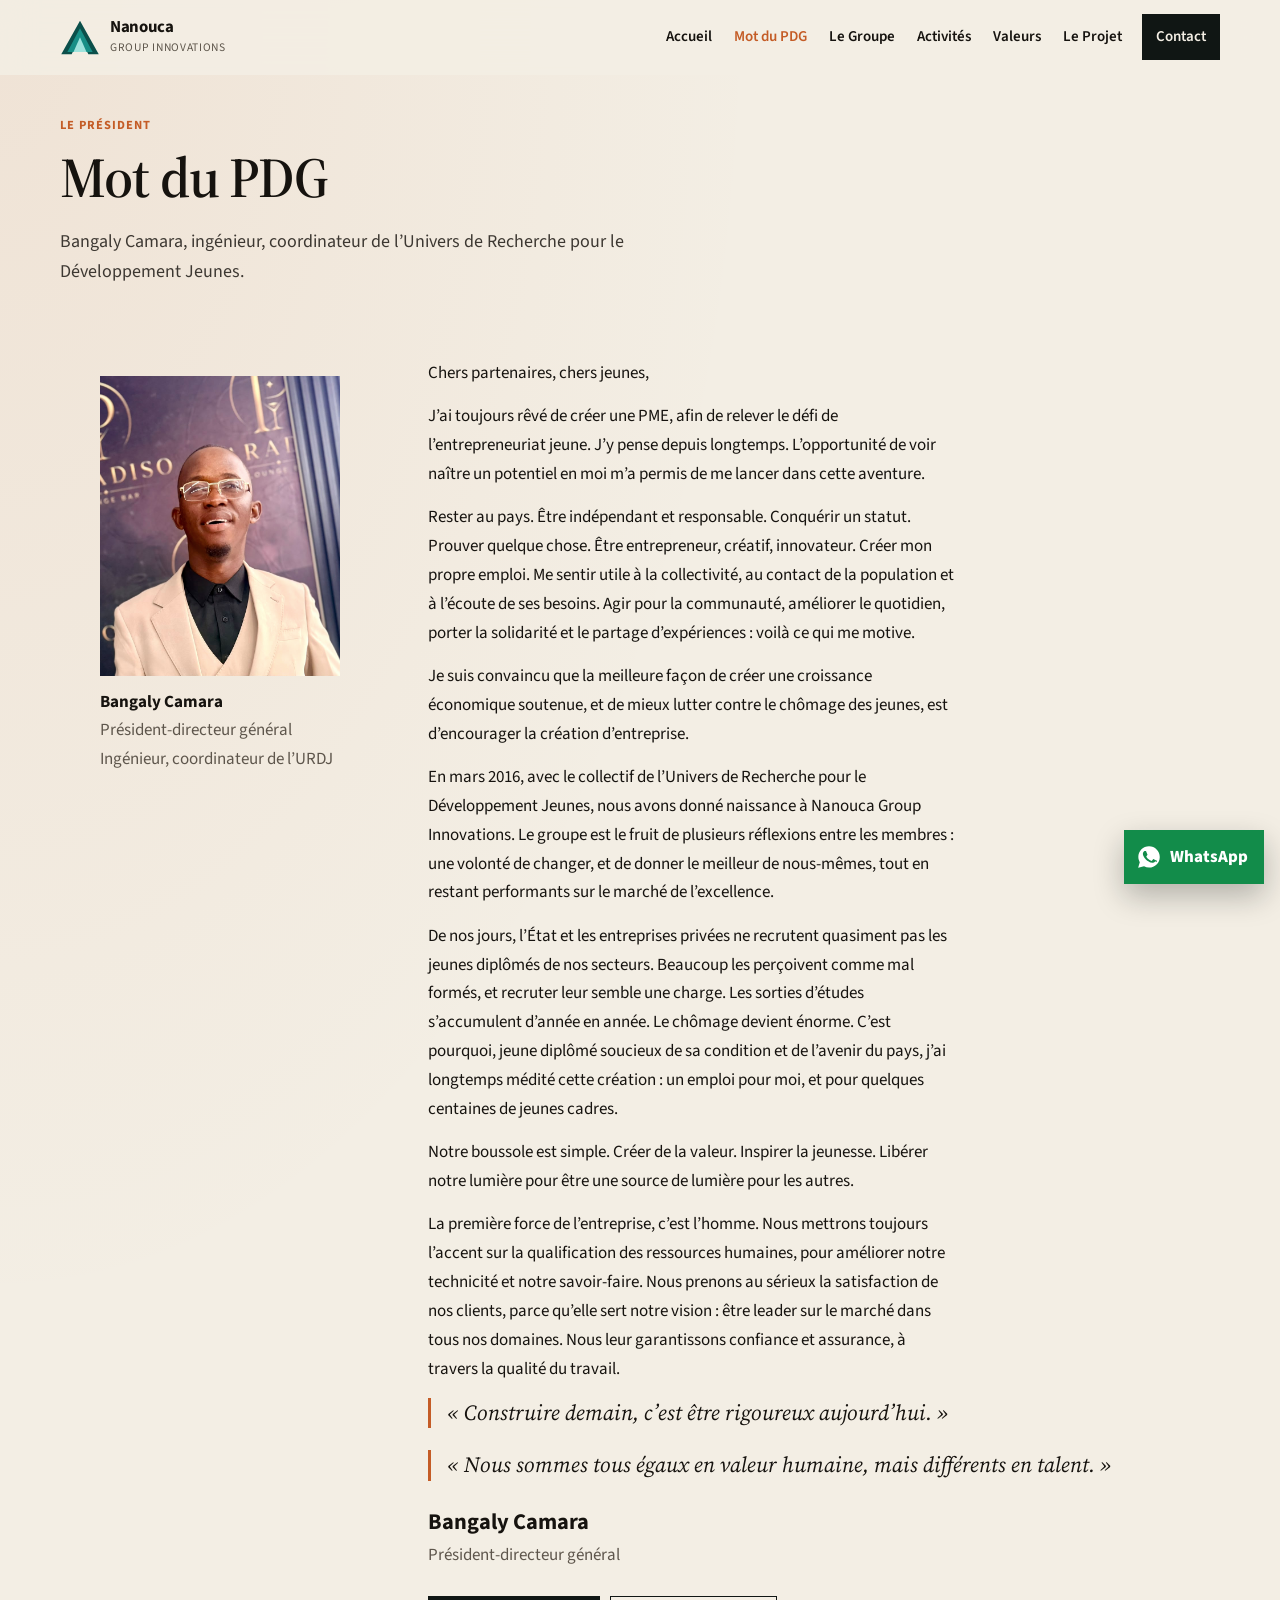
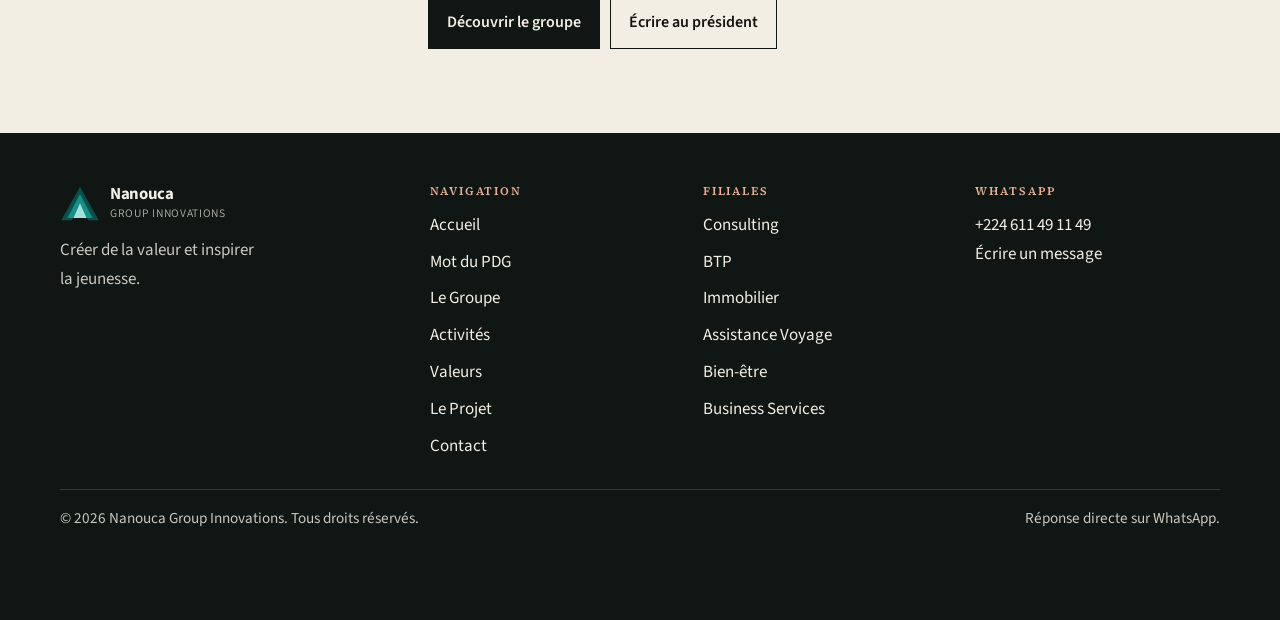
<file: mot-du-pdg.html>
<!DOCTYPE html>
<html lang="fr">
<head>
  <meta charset="utf-8">
  <meta name="viewport" content="width=device-width, initial-scale=1">
  <title>Mot du PDG — Nanouca Group Innovations</title>
  <meta name="description" content="Le mot de Bangaly Camara, président-directeur général de Nanouca Group Innovations.">
  <meta name="theme-color" content="#0c5f58">
  <link rel="icon" href="assets/logo.svg" type="image/svg+xml">
  <link rel="preconnect" href="https://fonts.googleapis.com">
  <link rel="preconnect" href="https://fonts.gstatic.com" crossorigin>
  <link href="https://fonts.googleapis.com/css2?family=Source+Sans+3:ital,wght@0,400;0,600;0,700;1,400&family=Source+Serif+4:ital,opsz,wght@0,8..60,500;0,8..60,600;0,8..60,700;1,8..60,500&display=swap" rel="stylesheet">
  <link rel="stylesheet" href="css/styles.css">
</head>
<body data-page="pdg">
  <a class="skip" href="#contenu">Aller au contenu</a>
  <header class="site-header">
    <div class="container header-bar">
      <a class="brand" href="index.html">
        <img src="assets/logo.svg" alt="" width="64" height="56">
        <span>
          <strong>Nanouca</strong>
          <small>Group Innovations</small>
        </span>
      </a>
      <input class="nav-check" type="checkbox" id="nav-check">
      <label class="nav-toggle" for="nav-check" aria-label="Menu"><span></span><span></span><span></span></label>
      <nav class="site-nav" id="site-nav" aria-label="Navigation principale">
        <a href="index.html" data-page="accueil">Accueil</a>
        <a href="mot-du-pdg.html" data-page="pdg">Mot du PDG</a>
        <a href="groupe.html" data-page="groupe">Le Groupe</a>
        <a href="activites.html" data-page="activites">Activités</a>
        <a href="valeurs.html" data-page="valeurs">Valeurs</a>
        <a href="projet.html" data-page="projet">Le Projet</a>
        <a href="contact.html" data-page="contact" class="nav-cta">Contact</a>
      </nav>
    </div>
  </header>

  <main id="contenu">
    <section class="page-hero">
      <div class="container">
        <p class="eyebrow">Le président</p>
        <h1>Mot du PDG</h1>
        <p class="lede">Bangaly Camara, ingénieur, coordinateur de l’Univers de Recherche pour le Développement Jeunes.</p>
      </div>
    </section>

    <section class="section">
      <div class="container pdg-layout">
        <figure class="pdg-portrait">
          <img src="assets/bangaly-camara.jpg" alt="Portrait de Bangaly Camara, président-directeur général de Nanouca Group Innovations" width="900" height="1120">
          <figcaption>
            <strong>Bangaly Camara</strong>
            <span>Président-directeur général</span>
            <span>Ingénieur, coordinateur de l’URDJ</span>
          </figcaption>
        </figure>

        <article class="prose">
          <p>Chers partenaires, chers jeunes,</p>
          <p>J’ai toujours rêvé de créer une PME, afin de relever le défi de l’entrepreneuriat jeune. J’y pense depuis longtemps. L’opportunité de voir naître un potentiel en moi m’a permis de me lancer dans cette aventure.</p>
          <p>Rester au pays. Être indépendant et responsable. Conquérir un statut. Prouver quelque chose. Être entrepreneur, créatif, innovateur. Créer mon propre emploi. Me sentir utile à la collectivité, au contact de la population et à l’écoute de ses besoins. Agir pour la communauté, améliorer le quotidien, porter la solidarité et le partage d’expériences : voilà ce qui me motive.</p>
          <p>Je suis convaincu que la meilleure façon de créer une croissance économique soutenue, et de mieux lutter contre le chômage des jeunes, est d’encourager la création d’entreprise.</p>
          <p>En mars 2016, avec le collectif de l’Univers de Recherche pour le Développement Jeunes, nous avons donné naissance à Nanouca Group Innovations. Le groupe est le fruit de plusieurs réflexions entre les membres : une volonté de changer, et de donner le meilleur de nous-mêmes, tout en restant performants sur le marché de l’excellence.</p>
          <p>De nos jours, l’État et les entreprises privées ne recrutent quasiment pas les jeunes diplômés de nos secteurs. Beaucoup les perçoivent comme mal formés, et recruter leur semble une charge. Les sorties d’études s’accumulent d’année en année. Le chômage devient énorme. C’est pourquoi, jeune diplômé soucieux de sa condition et de l’avenir du pays, j’ai longtemps médité cette création : un emploi pour moi, et pour quelques centaines de jeunes cadres.</p>
          <p>Notre boussole est simple. Créer de la valeur. Inspirer la jeunesse. Libérer notre lumière pour être une source de lumière pour les autres.</p>
          <p>La première force de l’entreprise, c’est l’homme. Nous mettrons toujours l’accent sur la qualification des ressources humaines, pour améliorer notre technicité et notre savoir-faire. Nous prenons au sérieux la satisfaction de nos clients, parce qu’elle sert notre vision : être leader sur le marché dans tous nos domaines. Nous leur garantissons confiance et assurance, à travers la qualité du travail.</p>
          <p class="pull">« Construire demain, c’est être rigoureux aujourd’hui. »</p>
          <p class="pull">« Nous sommes tous égaux en valeur humaine, mais différents en talent. »</p>
          <p class="signature">
            <strong>Bangaly Camara</strong>
            <span>Président-directeur général</span>
          </p>
          <div class="actions">
            <a class="btn" href="groupe.html">Découvrir le groupe</a>
            <a class="btn btn-ghost" href="contact.html">Écrire au président</a>
          </div>
        </article>
      </div>
    </section>
  </main>

  <footer class="site-footer">
    <div class="container footer-grid">
      <div class="footer-brand">
        <a class="brand" href="index.html">
          <img src="assets/logo.svg" alt="" width="64" height="56">
          <span>
            <strong>Nanouca</strong>
            <small>Group Innovations</small>
          </span>
        </a>
        <p>Créer de la valeur et inspirer la jeunesse.</p>
      </div>
      <div>
        <h2>Navigation</h2>
        <nav class="footer-nav" aria-label="Navigation du pied de page">
          <a href="index.html" data-page="accueil">Accueil</a>
          <a href="mot-du-pdg.html" data-page="pdg">Mot du PDG</a>
          <a href="groupe.html" data-page="groupe">Le Groupe</a>
          <a href="activites.html" data-page="activites">Activités</a>
          <a href="valeurs.html" data-page="valeurs">Valeurs</a>
          <a href="projet.html" data-page="projet">Le Projet</a>
          <a href="contact.html" data-page="contact">Contact</a>
        </nav>
      </div>
      <div>
        <h2>Filiales</h2>
        <div class="footer-links">
          <a href="activites.html#consulting">Consulting</a>
          <a href="activites.html#btp">BTP</a>
          <a href="activites.html#immo">Immobilier</a>
          <a href="activites.html#voyage">Assistance Voyage</a>
          <a href="activites.html#bien-etre">Bien-être</a>
          <a href="activites.html#business">Business Services</a>
        </div>
      </div>
      <div>
        <h2>WhatsApp</h2>
        <p><a href="https://wa.me/224611491149" target="_blank" rel="noopener">+224 611 49 11 49</a></p>
        <p><a href="contact.html">Écrire un message</a></p>
      </div>
    </div>
    <div class="container footer-base">
      <p>© <span id="year">2026</span> Nanouca Group Innovations. Tous droits réservés.</p>
      <p>Réponse directe sur WhatsApp.</p>
    </div>
  </footer>
  <script src="js/main.js"></script>
</body>
</html>
</file>
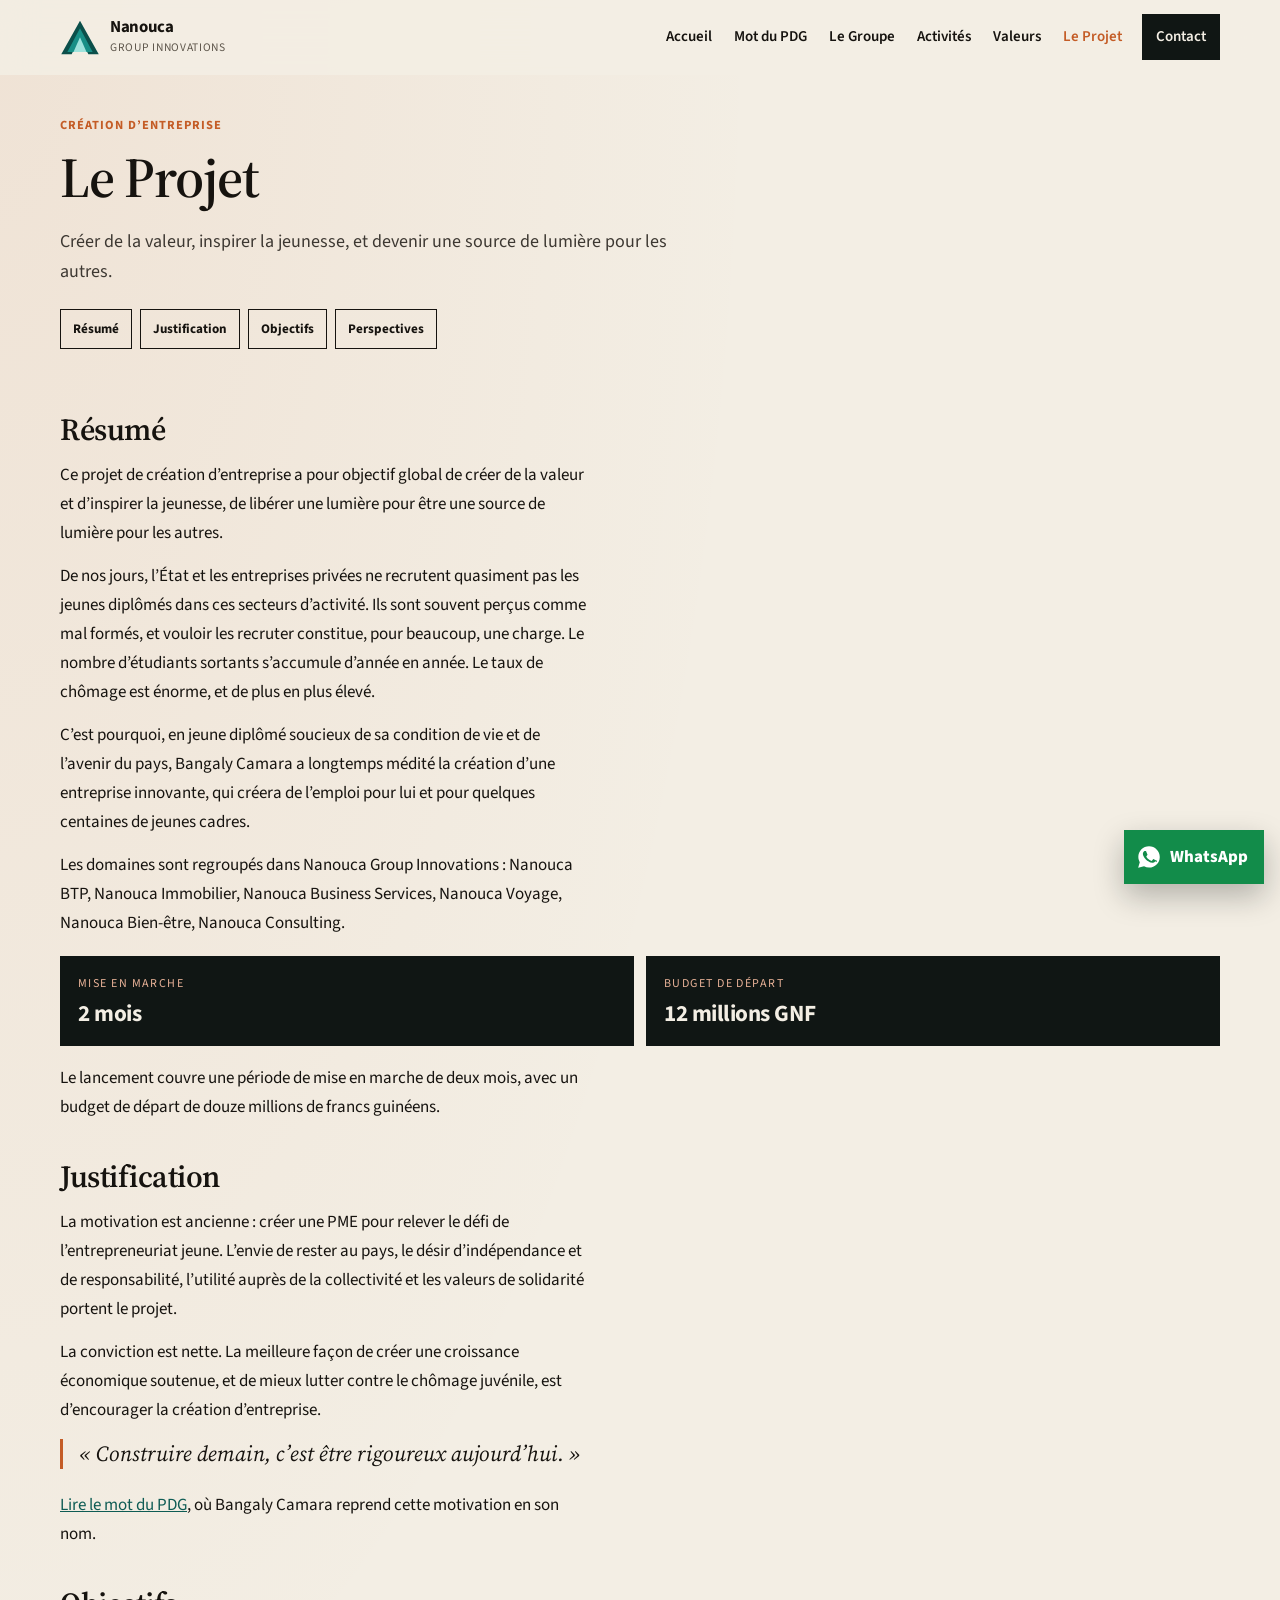
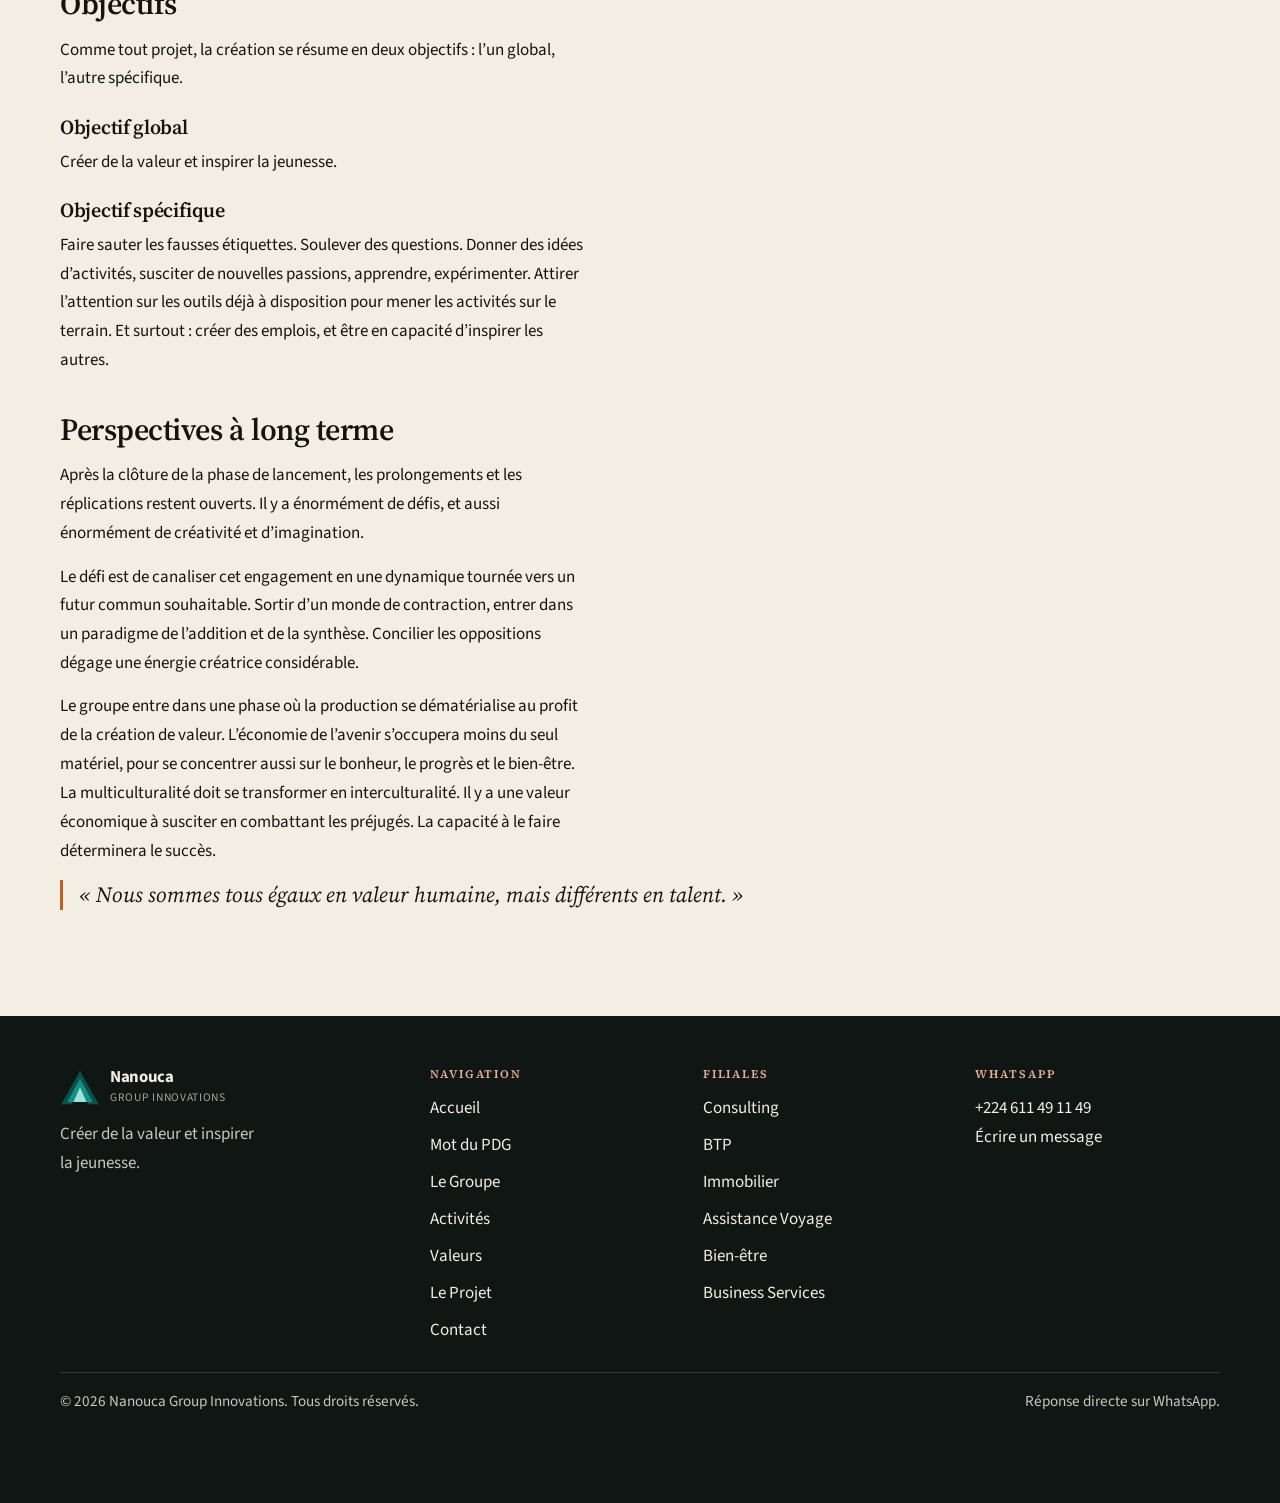
<file: projet.html>
<!DOCTYPE html>
<html lang="fr">
<head>
  <meta charset="utf-8">
  <meta name="viewport" content="width=device-width, initial-scale=1">
  <title>Le Projet — Nanouca Group Innovations</title>
  <meta name="description" content="Résumé, justification, objectifs et perspectives à long terme du projet Nanouca Group Innovations.">
  <meta name="theme-color" content="#0c5f58">
  <link rel="icon" href="assets/logo.svg" type="image/svg+xml">
  <link rel="preconnect" href="https://fonts.googleapis.com">
  <link rel="preconnect" href="https://fonts.gstatic.com" crossorigin>
  <link href="https://fonts.googleapis.com/css2?family=Source+Sans+3:ital,wght@0,400;0,600;0,700;1,400&family=Source+Serif+4:ital,opsz,wght@0,8..60,500;0,8..60,600;0,8..60,700;1,8..60,500&display=swap" rel="stylesheet">
  <link rel="stylesheet" href="css/styles.css">
</head>
<body data-page="projet">
  <a class="skip" href="#contenu">Aller au contenu</a>
  <header class="site-header">
    <div class="container header-bar">
      <a class="brand" href="index.html">
        <img src="assets/logo.svg" alt="" width="64" height="56">
        <span>
          <strong>Nanouca</strong>
          <small>Group Innovations</small>
        </span>
      </a>
      <input class="nav-check" type="checkbox" id="nav-check">
      <label class="nav-toggle" for="nav-check" aria-label="Menu"><span></span><span></span><span></span></label>
      <nav class="site-nav" id="site-nav" aria-label="Navigation principale">
        <a href="index.html" data-page="accueil">Accueil</a>
        <a href="mot-du-pdg.html" data-page="pdg">Mot du PDG</a>
        <a href="groupe.html" data-page="groupe">Le Groupe</a>
        <a href="activites.html" data-page="activites">Activités</a>
        <a href="valeurs.html" data-page="valeurs">Valeurs</a>
        <a href="projet.html" data-page="projet">Le Projet</a>
        <a href="contact.html" data-page="contact" class="nav-cta">Contact</a>
      </nav>
    </div>
  </header>

  <main id="contenu">
    <section class="page-hero">
      <div class="container">
        <p class="eyebrow">Création d’entreprise</p>
        <h1>Le Projet</h1>
        <p class="lede">Créer de la valeur, inspirer la jeunesse, et devenir une source de lumière pour les autres.</p>
        <nav class="pills" aria-label="Sections du projet">
          <a href="#resume">Résumé</a>
          <a href="#justification">Justification</a>
          <a href="#objectifs">Objectifs</a>
          <a href="#perspectives">Perspectives</a>
        </nav>
      </div>
    </section>

    <section class="section" style="padding-top: 10px;">
      <div class="container prose">
        <article id="resume">
          <h2>Résumé</h2>
          <p>Ce projet de création d’entreprise a pour objectif global de créer de la valeur et d’inspirer la jeunesse, de libérer une lumière pour être une source de lumière pour les autres.</p>
          <p>De nos jours, l’État et les entreprises privées ne recrutent quasiment pas les jeunes diplômés dans ces secteurs d’activité. Ils sont souvent perçus comme mal formés, et vouloir les recruter constitue, pour beaucoup, une charge. Le nombre d’étudiants sortants s’accumule d’année en année. Le taux de chômage est énorme, et de plus en plus élevé.</p>
          <p>C’est pourquoi, en jeune diplômé soucieux de sa condition de vie et de l’avenir du pays, Bangaly Camara a longtemps médité la création d’une entreprise innovante, qui créera de l’emploi pour lui et pour quelques centaines de jeunes cadres.</p>
          <p>Les domaines sont regroupés dans Nanouca Group Innovations : Nanouca BTP, Nanouca Immobilier, Nanouca Business Services, Nanouca Voyage, Nanouca Bien-être, Nanouca Consulting.</p>
          <div class="callout">
            <div>
              <span>Mise en marche</span>
              <strong>2 mois</strong>
            </div>
            <div>
              <span>Budget de départ</span>
              <strong>12 millions GNF</strong>
            </div>
          </div>
          <p>Le lancement couvre une période de mise en marche de deux mois, avec un budget de départ de douze millions de francs guinéens.</p>
        </article>

        <article id="justification">
          <h2>Justification</h2>
          <p>La motivation est ancienne : créer une PME pour relever le défi de l’entrepreneuriat jeune. L’envie de rester au pays, le désir d’indépendance et de responsabilité, l’utilité auprès de la collectivité et les valeurs de solidarité portent le projet.</p>
          <p>La conviction est nette. La meilleure façon de créer une croissance économique soutenue, et de mieux lutter contre le chômage juvénile, est d’encourager la création d’entreprise.</p>
          <p class="pull">« Construire demain, c’est être rigoureux aujourd’hui. »</p>
          <p><a href="mot-du-pdg.html">Lire le mot du PDG</a>, où Bangaly Camara reprend cette motivation en son nom.</p>
        </article>

        <article id="objectifs">
          <h2>Objectifs</h2>
          <p>Comme tout projet, la création se résume en deux objectifs : l’un global, l’autre spécifique.</p>
          <h3>Objectif global</h3>
          <p>Créer de la valeur et inspirer la jeunesse.</p>
          <h3>Objectif spécifique</h3>
          <p>Faire sauter les fausses étiquettes. Soulever des questions. Donner des idées d’activités, susciter de nouvelles passions, apprendre, expérimenter. Attirer l’attention sur les outils déjà à disposition pour mener les activités sur le terrain. Et surtout : créer des emplois, et être en capacité d’inspirer les autres.</p>
        </article>

        <article id="perspectives">
          <h2>Perspectives à long terme</h2>
          <p>Après la clôture de la phase de lancement, les prolongements et les réplications restent ouverts. Il y a énormément de défis, et aussi énormément de créativité et d’imagination.</p>
          <p>Le défi est de canaliser cet engagement en une dynamique tournée vers un futur commun souhaitable. Sortir d’un monde de contraction, entrer dans un paradigme de l’addition et de la synthèse. Concilier les oppositions dégage une énergie créatrice considérable.</p>
          <p>Le groupe entre dans une phase où la production se dématérialise au profit de la création de valeur. L’économie de l’avenir s’occupera moins du seul matériel, pour se concentrer aussi sur le bonheur, le progrès et le bien-être. La multiculturalité doit se transformer en interculturalité. Il y a une valeur économique à susciter en combattant les préjugés. La capacité à le faire déterminera le succès.</p>
          <p class="pull">« Nous sommes tous égaux en valeur humaine, mais différents en talent. »</p>
        </article>
      </div>
    </section>
  </main>

  <footer class="site-footer">
    <div class="container footer-grid">
      <div class="footer-brand">
        <a class="brand" href="index.html">
          <img src="assets/logo.svg" alt="" width="64" height="56">
          <span>
            <strong>Nanouca</strong>
            <small>Group Innovations</small>
          </span>
        </a>
        <p>Créer de la valeur et inspirer la jeunesse.</p>
      </div>
      <div>
        <h2>Navigation</h2>
        <nav class="footer-nav" aria-label="Navigation du pied de page">
          <a href="index.html" data-page="accueil">Accueil</a>
          <a href="mot-du-pdg.html" data-page="pdg">Mot du PDG</a>
          <a href="groupe.html" data-page="groupe">Le Groupe</a>
          <a href="activites.html" data-page="activites">Activités</a>
          <a href="valeurs.html" data-page="valeurs">Valeurs</a>
          <a href="projet.html" data-page="projet">Le Projet</a>
          <a href="contact.html" data-page="contact">Contact</a>
        </nav>
      </div>
      <div>
        <h2>Filiales</h2>
        <div class="footer-links">
          <a href="activites.html#consulting">Consulting</a>
          <a href="activites.html#btp">BTP</a>
          <a href="activites.html#immo">Immobilier</a>
          <a href="activites.html#voyage">Assistance Voyage</a>
          <a href="activites.html#bien-etre">Bien-être</a>
          <a href="activites.html#business">Business Services</a>
        </div>
      </div>
      <div>
        <h2>WhatsApp</h2>
        <p><a href="https://wa.me/224611491149" target="_blank" rel="noopener">+224 611 49 11 49</a></p>
        <p><a href="contact.html">Écrire un message</a></p>
      </div>
    </div>
    <div class="container footer-base">
      <p>© <span id="year">2026</span> Nanouca Group Innovations. Tous droits réservés.</p>
      <p>Réponse directe sur WhatsApp.</p>
    </div>
  </footer>
  <script src="js/main.js"></script>
</body>
</html>
</file>
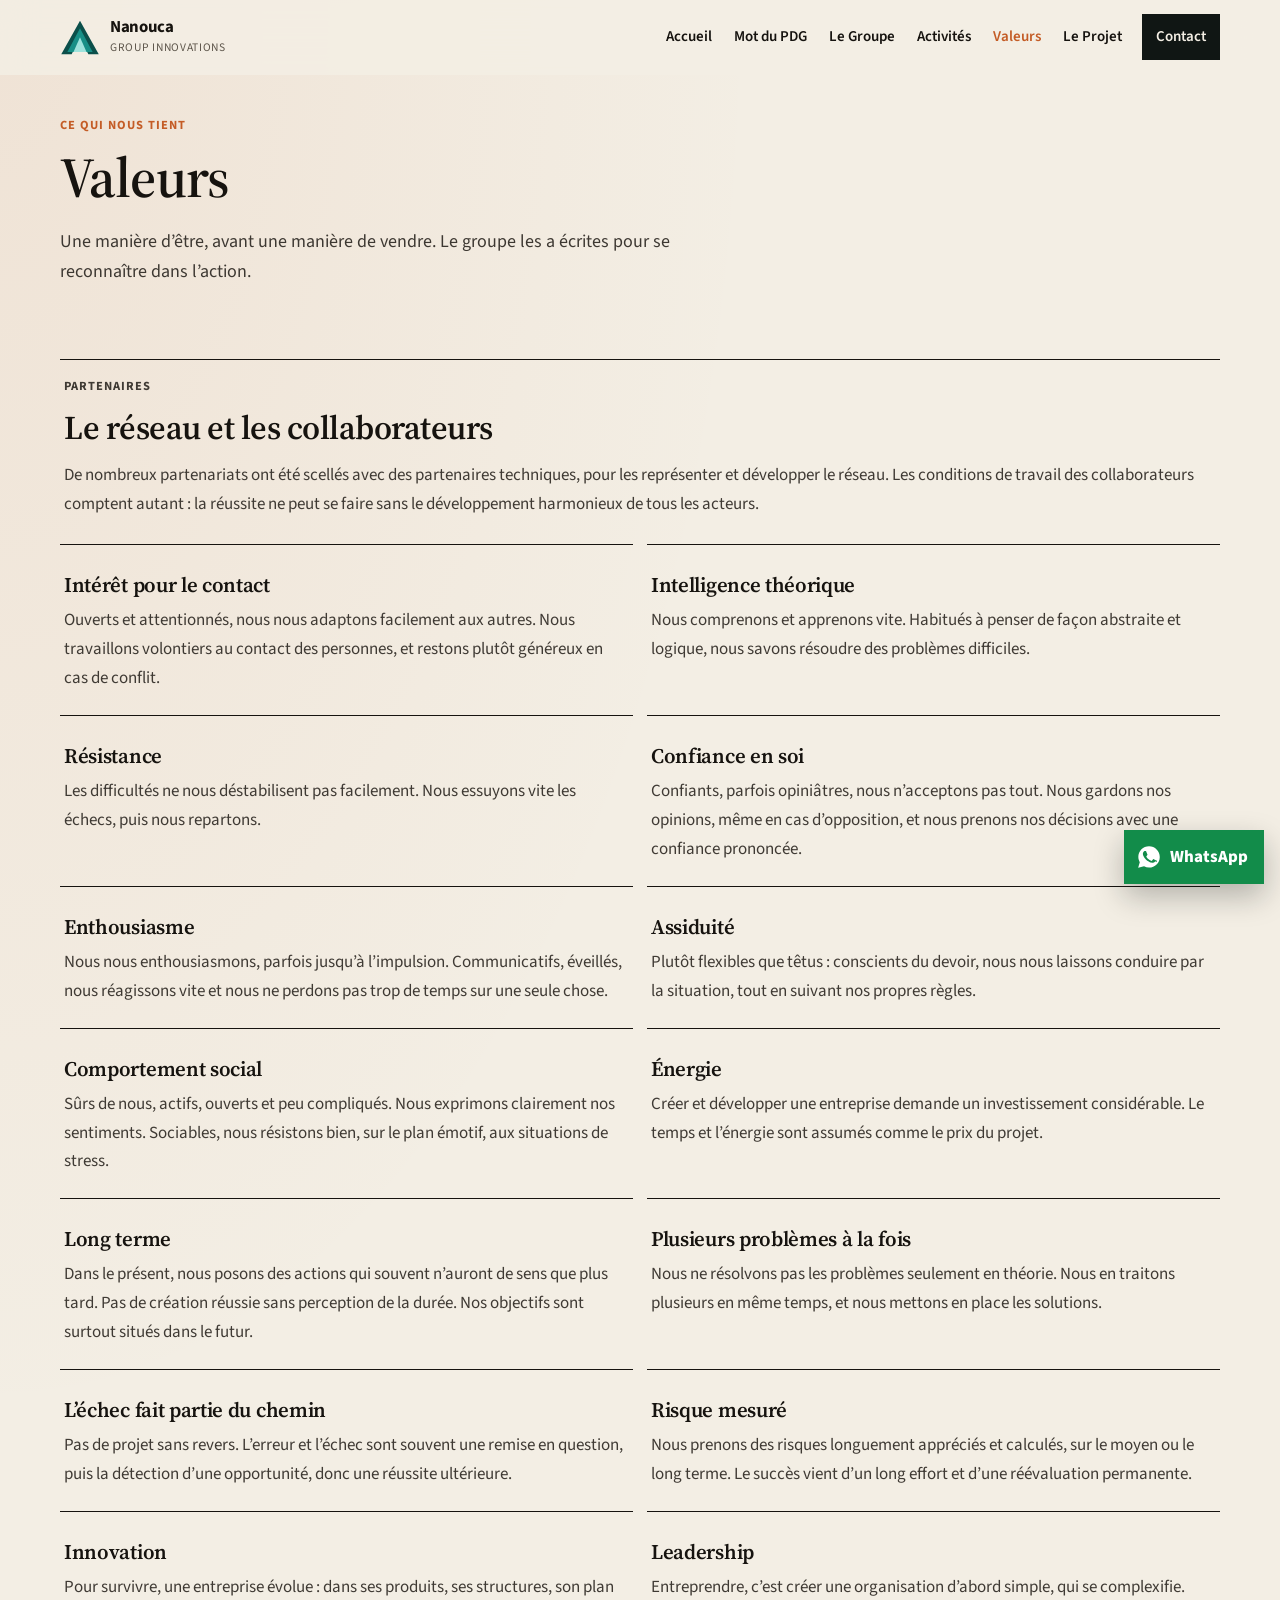
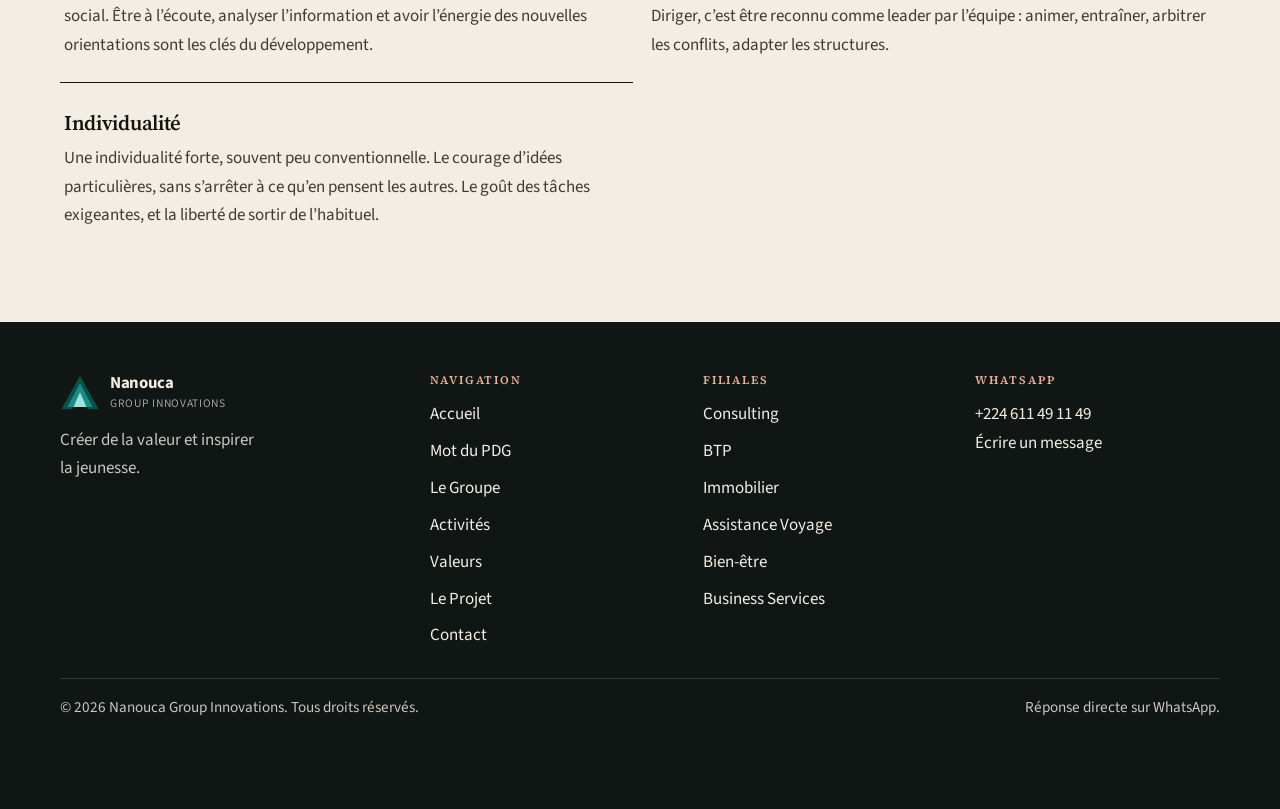
<file: valeurs.html>
<!DOCTYPE html>
<html lang="fr">
<head>
  <meta charset="utf-8">
  <meta name="viewport" content="width=device-width, initial-scale=1">
  <title>Valeurs — Nanouca Group Innovations</title>
  <meta name="description" content="Les valeurs de Nanouca Group Innovations : contact, rigueur, innovation, leadership et vision de long terme.">
  <meta name="theme-color" content="#0c5f58">
  <link rel="icon" href="assets/logo.svg" type="image/svg+xml">
  <link rel="preconnect" href="https://fonts.googleapis.com">
  <link rel="preconnect" href="https://fonts.gstatic.com" crossorigin>
  <link href="https://fonts.googleapis.com/css2?family=Source+Sans+3:ital,wght@0,400;0,600;0,700;1,400&family=Source+Serif+4:ital,opsz,wght@0,8..60,500;0,8..60,600;0,8..60,700;1,8..60,500&display=swap" rel="stylesheet">
  <link rel="stylesheet" href="css/styles.css">
</head>
<body data-page="valeurs">
  <a class="skip" href="#contenu">Aller au contenu</a>
  <header class="site-header">
    <div class="container header-bar">
      <a class="brand" href="index.html">
        <img src="assets/logo.svg" alt="" width="64" height="56">
        <span>
          <strong>Nanouca</strong>
          <small>Group Innovations</small>
        </span>
      </a>
      <input class="nav-check" type="checkbox" id="nav-check">
      <label class="nav-toggle" for="nav-check" aria-label="Menu"><span></span><span></span><span></span></label>
      <nav class="site-nav" id="site-nav" aria-label="Navigation principale">
        <a href="index.html" data-page="accueil">Accueil</a>
        <a href="mot-du-pdg.html" data-page="pdg">Mot du PDG</a>
        <a href="groupe.html" data-page="groupe">Le Groupe</a>
        <a href="activites.html" data-page="activites">Activités</a>
        <a href="valeurs.html" data-page="valeurs">Valeurs</a>
        <a href="projet.html" data-page="projet">Le Projet</a>
        <a href="contact.html" data-page="contact" class="nav-cta">Contact</a>
      </nav>
    </div>
  </header>

  <main id="contenu">
    <section class="page-hero">
      <div class="container">
        <p class="eyebrow">Ce qui nous tient</p>
        <h1>Valeurs</h1>
        <p class="lede">Une manière d’être, avant une manière de vendre. Le groupe les a écrites pour se reconnaître dans l’action.</p>
      </div>
    </section>

    <section class="section">
      <div class="container">
        <article class="card" style="margin-bottom: 18px;">
          <p class="eyebrow">Partenaires</p>
          <h2>Le réseau et les collaborateurs</h2>
          <p>De nombreux partenariats ont été scellés avec des partenaires techniques, pour les représenter et développer le réseau. Les conditions de travail des collaborateurs comptent autant : la réussite ne peut se faire sans le développement harmonieux de tous les acteurs.</p>
        </article>

        <div class="grid-2">
          <article class="card">
            <h3>Intérêt pour le contact</h3>
            <p>Ouverts et attentionnés, nous nous adaptons facilement aux autres. Nous travaillons volontiers au contact des personnes, et restons plutôt généreux en cas de conflit.</p>
          </article>
          <article class="card">
            <h3>Intelligence théorique</h3>
            <p>Nous comprenons et apprenons vite. Habitués à penser de façon abstraite et logique, nous savons résoudre des problèmes difficiles.</p>
          </article>
          <article class="card">
            <h3>Résistance</h3>
            <p>Les difficultés ne nous déstabilisent pas facilement. Nous essuyons vite les échecs, puis nous repartons.</p>
          </article>
          <article class="card">
            <h3>Confiance en soi</h3>
            <p>Confiants, parfois opiniâtres, nous n’acceptons pas tout. Nous gardons nos opinions, même en cas d’opposition, et nous prenons nos décisions avec une confiance prononcée.</p>
          </article>
          <article class="card">
            <h3>Enthousiasme</h3>
            <p>Nous nous enthousiasmons, parfois jusqu’à l’impulsion. Communicatifs, éveillés, nous réagissons vite et nous ne perdons pas trop de temps sur une seule chose.</p>
          </article>
          <article class="card">
            <h3>Assiduité</h3>
            <p>Plutôt flexibles que têtus : conscients du devoir, nous nous laissons conduire par la situation, tout en suivant nos propres règles.</p>
          </article>
          <article class="card">
            <h3>Comportement social</h3>
            <p>Sûrs de nous, actifs, ouverts et peu compliqués. Nous exprimons clairement nos sentiments. Sociables, nous résistons bien, sur le plan émotif, aux situations de stress.</p>
          </article>
          <article class="card">
            <h3>Énergie</h3>
            <p>Créer et développer une entreprise demande un investissement considérable. Le temps et l’énergie sont assumés comme le prix du projet.</p>
          </article>
          <article class="card">
            <h3>Long terme</h3>
            <p>Dans le présent, nous posons des actions qui souvent n’auront de sens que plus tard. Pas de création réussie sans perception de la durée. Nos objectifs sont surtout situés dans le futur.</p>
          </article>
          <article class="card">
            <h3>Plusieurs problèmes à la fois</h3>
            <p>Nous ne résolvons pas les problèmes seulement en théorie. Nous en traitons plusieurs en même temps, et nous mettons en place les solutions.</p>
          </article>
          <article class="card">
            <h3>L’échec fait partie du chemin</h3>
            <p>Pas de projet sans revers. L’erreur et l’échec sont souvent une remise en question, puis la détection d’une opportunité, donc une réussite ultérieure.</p>
          </article>
          <article class="card">
            <h3>Risque mesuré</h3>
            <p>Nous prenons des risques longuement appréciés et calculés, sur le moyen ou le long terme. Le succès vient d’un long effort et d’une réévaluation permanente.</p>
          </article>
          <article class="card">
            <h3>Innovation</h3>
            <p>Pour survivre, une entreprise évolue : dans ses produits, ses structures, son plan social. Être à l’écoute, analyser l’information et avoir l’énergie des nouvelles orientations sont les clés du développement.</p>
          </article>
          <article class="card">
            <h3>Leadership</h3>
            <p>Entreprendre, c’est créer une organisation d’abord simple, qui se complexifie. Diriger, c’est être reconnu comme leader par l’équipe : animer, entraîner, arbitrer les conflits, adapter les structures.</p>
          </article>
          <article class="card">
            <h3>Individualité</h3>
            <p>Une individualité forte, souvent peu conventionnelle. Le courage d’idées particulières, sans s’arrêter à ce qu’en pensent les autres. Le goût des tâches exigeantes, et la liberté de sortir de l’habituel.</p>
          </article>
        </div>
      </div>
    </section>
  </main>

  <footer class="site-footer">
    <div class="container footer-grid">
      <div class="footer-brand">
        <a class="brand" href="index.html">
          <img src="assets/logo.svg" alt="" width="64" height="56">
          <span>
            <strong>Nanouca</strong>
            <small>Group Innovations</small>
          </span>
        </a>
        <p>Créer de la valeur et inspirer la jeunesse.</p>
      </div>
      <div>
        <h2>Navigation</h2>
        <nav class="footer-nav" aria-label="Navigation du pied de page">
          <a href="index.html" data-page="accueil">Accueil</a>
          <a href="mot-du-pdg.html" data-page="pdg">Mot du PDG</a>
          <a href="groupe.html" data-page="groupe">Le Groupe</a>
          <a href="activites.html" data-page="activites">Activités</a>
          <a href="valeurs.html" data-page="valeurs">Valeurs</a>
          <a href="projet.html" data-page="projet">Le Projet</a>
          <a href="contact.html" data-page="contact">Contact</a>
        </nav>
      </div>
      <div>
        <h2>Filiales</h2>
        <div class="footer-links">
          <a href="activites.html#consulting">Consulting</a>
          <a href="activites.html#btp">BTP</a>
          <a href="activites.html#immo">Immobilier</a>
          <a href="activites.html#voyage">Assistance Voyage</a>
          <a href="activites.html#bien-etre">Bien-être</a>
          <a href="activites.html#business">Business Services</a>
        </div>
      </div>
      <div>
        <h2>WhatsApp</h2>
        <p><a href="https://wa.me/224611491149" target="_blank" rel="noopener">+224 611 49 11 49</a></p>
        <p><a href="contact.html">Écrire un message</a></p>
      </div>
    </div>
    <div class="container footer-base">
      <p>© <span id="year">2026</span> Nanouca Group Innovations. Tous droits réservés.</p>
      <p>Réponse directe sur WhatsApp.</p>
    </div>
  </footer>
  <script src="js/main.js"></script>
</body>
</html>
</file>
<file: css/styles.css>
:root {
  --ink: #16130f;
  --muted: #5e564c;
  --teal: #0e5c54;
  --night: #101614;
  --copper: #c45c26;
  --paper: #f3eee4;
  --sand: #e7dfd1;
  --line: #d9cebf;
  --white: #fffdf8;
  --danger: #9b2c2c;
  --wa: #128c4a;
  --header: 74px;
  --sans: "Source Sans 3", "Segoe UI", sans-serif;
  --serif: "Source Serif 4", Georgia, serif;
  color-scheme: light;
}

*,
*::before,
*::after { box-sizing: border-box; }

html {
  scroll-behavior: smooth;
  scroll-padding-top: 96px;
}

body {
  margin: 0;
  overflow-x: clip;
  font-family: var(--sans);
  font-size: 1.0625rem;
  line-height: 1.7;
  font-weight: 400;
  color: var(--ink);
  background:
    radial-gradient(ellipse at 0% 0%, rgba(196, 92, 38, 0.08), transparent 42%),
    var(--paper);
}

img { max-width: 100%; height: auto; }
button, input, select, textarea { font: inherit; }

h1, h2, h3, h4 {
  font-family: var(--serif);
  font-weight: 600;
  letter-spacing: -0.015em;
  line-height: 1.2;
  color: var(--ink);
  margin: 0;
  text-wrap: balance;
}

p { margin: 0; }
a { color: var(--teal); }
::selection { background: #f0c7b0; }

.skip {
  position: absolute;
  left: 12px;
  top: -48px;
  z-index: 80;
  background: var(--night);
  color: var(--white);
  padding: 8px 12px;
  text-decoration: none;
}
.skip:focus { top: 12px; }

.container {
  width: min(1160px, calc(100% - 32px));
  margin-inline: auto;
}

.site-header {
  position: sticky;
  top: 0;
  z-index: 40;
  background: rgba(243, 238, 228, 0.88);
  backdrop-filter: blur(16px);
  border-bottom: 1px solid transparent;
}
.site-header.is-scrolled { border-bottom-color: var(--line); }

.header-bar {
  display: flex;
  align-items: center;
  justify-content: space-between;
  min-height: var(--header);
  gap: 16px;
  flex-wrap: wrap;
}

.brand {
  display: flex;
  align-items: center;
  gap: 10px;
  text-decoration: none;
  color: inherit;
}
.brand img { width: 40px; height: auto; }
.brand strong {
  display: block;
  font-family: var(--sans);
  font-weight: 700;
  letter-spacing: -0.02em;
  font-size: 1.05rem;
  line-height: 1.15;
}
.brand small {
  display: block;
  margin-top: 3px;
  color: var(--muted);
  font-family: var(--sans);
  font-size: 0.72rem;
  letter-spacing: 0.06em;
  line-height: 1.3;
  text-transform: uppercase;
}

.nav-check {
  position: absolute;
  width: 1px;
  height: 1px;
  padding: 0;
  margin: -1px;
  overflow: hidden;
  clip: rect(0, 0, 0, 0);
  border: 0;
}

.nav-toggle {
  display: none;
  position: relative;
  width: 46px;
  height: 46px;
  border: 1px solid var(--ink);
  background: transparent;
  cursor: pointer;
}
.nav-toggle span {
  position: absolute;
  left: 12px;
  width: 20px;
  height: 2px;
  background: var(--ink);
}
.nav-toggle span:nth-child(1) { top: 16px; }
.nav-toggle span:nth-child(2) { top: 22px; }
.nav-toggle span:nth-child(3) { top: 28px; }
.nav-check:focus-visible + .nav-toggle { outline: 2px solid var(--copper); outline-offset: 3px; }
.nav-check:checked + .nav-toggle span:nth-child(1) { top: 22px; transform: rotate(45deg); }
.nav-check:checked + .nav-toggle span:nth-child(2) { opacity: 0; }
.nav-check:checked + .nav-toggle span:nth-child(3) { top: 22px; transform: rotate(-45deg); }

.site-nav { display: flex; align-items: center; gap: 2px; }
.site-nav a {
  text-decoration: none;
  color: var(--ink);
  font-family: var(--sans);
  font-weight: 600;
  font-size: 0.9375rem;
  letter-spacing: 0;
  padding: 8px 10px;
}
.site-nav a:hover,
.site-nav a[aria-current="page"] { color: var(--copper); }
.site-nav a.nav-cta {
  background: var(--night);
  color: var(--paper);
  margin-left: 8px;
  padding: 10px 14px;
}
.site-nav a.nav-cta:hover,
.site-nav a.nav-cta[aria-current="page"] {
  background: var(--copper);
  color: var(--white);
}

.stage { padding: 28px 0 10px; }
.stage-copy, .stage-grid > * { min-width: 0; }
.stage-grid, .hero-grid, .pdg-layout, .contact-layout, .split { display: grid; gap: 28px; }
.stage h1, .page-hero h1, .hero h1 {
  font-size: clamp(2.15rem, 4.4vw, 3.55rem);
  line-height: 1.15;
  max-width: 14em;
}
.eyebrow {
  margin: 0 0 12px;
  color: var(--copper);
  font-family: var(--sans);
  font-size: 0.78rem;
  font-weight: 700;
  letter-spacing: 0.08em;
  line-height: 1.4;
  text-transform: uppercase;
}
.lede {
  margin-top: 16px;
  max-width: 40rem;
  color: #3d3832;
  font-size: 1.125rem;
  line-height: 1.65;
}
.actions { display: flex; flex-wrap: wrap; gap: 10px; margin-top: 26px; }

.btn {
  display: inline-flex;
  align-items: center;
  justify-content: center;
  min-height: 50px;
  padding: 12px 18px;
  max-width: 100%;
  white-space: normal;
  text-align: center;
  border: 1px solid var(--night);
  background: var(--night);
  color: var(--paper);
  text-decoration: none;
  font-family: var(--sans);
  font-size: 1rem;
  font-weight: 600;
  letter-spacing: 0;
  cursor: pointer;
}
.btn:hover { background: var(--copper); border-color: var(--copper); color: white; }
.btn-ghost { background: transparent; color: var(--ink); }
.btn-ghost:hover { background: var(--ink); color: var(--paper); }
.btn-light { background: var(--paper); color: var(--night); border-color: var(--paper); }
.btn-light:hover { background: white; color: var(--night); }
.btn-wa { background: var(--wa); border-color: var(--wa); color: white; }
.btn-wa:hover { background: #0c6b38; border-color: #0c6b38; color: white; }

.stage-photo { margin: 0; position: relative; }
.stage-photo img,
.pdg-portrait img,
.pdg-teaser img {
  width: 100%;
  aspect-ratio: 4 / 5;
  object-fit: cover;
  object-position: center 12%;
  display: block;
  filter: saturate(0.92);
}
.stage-photo img { clip-path: polygon(14% 0, 100% 0, 100% 86%, 0 100%, 0 14%); }
.stage-photo figcaption {
  position: absolute;
  left: 8%;
  bottom: 8%;
  background: var(--paper);
  padding: 10px 14px;
  max-width: 16rem;
}
.stage-photo strong,
.stage-photo span { display: block; font-family: var(--sans); }
.stage-photo span { color: var(--muted); font-size: 0.82rem; font-weight: 700; }

.marquee {
  position: relative;
  height: 48px;
  margin-top: 28px;
  overflow: hidden;
  max-width: 100%;
  background: var(--night);
  color: var(--paper);
  border-top: 3px solid var(--copper);
}
.marquee-track {
  position: absolute;
  left: 0;
  top: 0;
  display: flex;
  gap: 2.4rem;
  width: max-content;
  animation: drift 28s linear infinite;
  padding: 14px 0;
}
.marquee-track span {
  font-family: var(--sans);
  font-weight: 600;
  letter-spacing: 0.08em;
  text-transform: uppercase;
  font-size: 0.85rem;
}
.marquee-track span::before {
  content: "▲";
  color: var(--copper);
  margin-right: 2.4rem;
  font-size: 0.7rem;
}
@keyframes drift { to { transform: translateX(-50%); } }

.section { padding: 64px 0; }
.section h2 { font-size: clamp(1.7rem, 2.6vw, 2.25rem); line-height: 1.25; margin-bottom: 12px; }
.section-head {
  display: flex;
  flex-wrap: wrap;
  justify-content: space-between;
  gap: 12px 28px;
  align-items: end;
  margin-bottom: 22px;
}
.section-head p { max-width: 36rem; color: var(--muted); font-size: 1.0625rem; line-height: 1.6; }
.band { background: transparent; }

.stats {
  display: grid;
  grid-template-columns: minmax(0, 1fr) minmax(0, 1fr);
  gap: 18px 12px;
}
.stat, .card { min-width: 0; }
.stat strong {
  display: block;
  font-family: var(--sans);
  font-size: clamp(1.55rem, 2.2vw, 2rem);
  font-weight: 650;
  letter-spacing: -0.02em;
  line-height: 1.15;
  color: var(--teal);
}
.stat span { color: var(--muted); }

.grid-3, .grid-2 { display: grid; gap: 14px; }
.card {
  background: transparent;
  border: 0;
  border-top: 1px solid var(--ink);
  border-radius: 0;
  padding: 18px 4px 8px;
}
.card h3 { font-size: 1.3rem; line-height: 1.3; margin: 8px 0; }
.card p { color: #3f3a34; }
.card-link {
  display: flex;
  flex-direction: column;
  min-height: 100%;
  text-decoration: none;
  color: inherit;
}
.card-link:hover { color: var(--copper); }
.card-link:hover h3 { color: var(--copper); }
.index, .activity-index {
  font-family: var(--sans);
  color: var(--copper);
  letter-spacing: 0.08em;
  font-weight: 800;
}
.more {
  margin-top: auto;
  padding-top: 16px;
  font-family: var(--sans);
  font-weight: 800;
  font-size: 0.86rem;
  letter-spacing: 0.04em;
  text-transform: uppercase;
}

.quote-band {
  background: var(--night);
  color: var(--paper);
  padding: 78px 0;
}
.quote-band blockquote {
  margin: 0;
  font-family: var(--serif);
  font-weight: 500;
  font-style: italic;
  font-size: clamp(1.55rem, 3vw, 2.35rem);
  line-height: 1.35;
  max-width: 20em;
}
.quote-band figcaption {
  margin-top: 18px;
  font-family: var(--sans);
  letter-spacing: 0.14em;
  text-transform: uppercase;
  font-size: 0.75rem;
  color: #e7b197;
}

.pdg-teaser {
  display: grid;
  gap: 22px;
  align-items: center;
}
.pdg-teaser div { padding: 0; }
.pdg-teaser img { clip-path: polygon(0 8%, 100% 0, 100% 100%, 8% 92%); }

.cta-band > *,
.section-head > *,
.pdg-teaser > *,
.footer-grid > * { min-width: 0; }

.cta-band {
  display: flex;
  flex-wrap: wrap;
  justify-content: space-between;
  gap: 18px;
  align-items: center;
  background: var(--night);
  color: var(--paper);
  padding: 32px 28px;
}
.cta-band h2 { color: var(--paper); font-size: clamp(1.55rem, 2.4vw, 2.1rem); line-height: 1.25; }
.cta-band p { color: rgba(243, 238, 228, 0.82); max-width: 38rem; }

.page-hero { padding: 42px 0 8px; }
.page-hero h1 { margin: 0 0 8px; }

.pills { display: flex; flex-wrap: wrap; gap: 8px; margin: 22px 0 8px; }
.pills a {
  text-decoration: none;
  border: 1px solid var(--ink);
  color: var(--ink);
  padding: 8px 12px;
  font-family: var(--sans);
  font-weight: 700;
  font-size: 0.82rem;
}
.pills a:hover { background: var(--ink); color: var(--paper); }

.prose h2 { font-size: clamp(1.55rem, 2.4vw, 2rem); line-height: 1.25; margin: 2.2rem 0 0.8rem; }
.prose h3 { font-size: 1.25rem; line-height: 1.35; margin: 1.3rem 0 0.4rem; }
.prose p, .prose li, .activity p { max-width: 66ch; }
.prose p + p, .activity p + p { margin-top: 0.9rem; }
.activity { padding: 36px 0; border-top: 1px solid var(--ink); }
.activity h2 { margin: 8px 0 12px; }
.activity-index { font-size: 0.9rem; }

.pull {
  margin: 22px 0;
  padding-left: 16px;
  border-left: 3px solid var(--copper);
  font-family: var(--serif);
  font-style: italic;
  font-size: 1.35rem;
  line-height: 1.4;
  max-width: 22em;
}

.callout { display: grid; gap: 12px; margin: 18px 0; }
.callout div { background: var(--night); color: var(--paper); padding: 18px; }
.callout span { display: block; color: #e7b197; font-family: var(--sans); font-size: 0.75rem; letter-spacing: 0.12em; text-transform: uppercase; }
.callout strong {
  display: block;
  margin-top: 6px;
  font-family: var(--sans);
  font-size: 1.45rem;
  letter-spacing: -0.02em;
  line-height: 1.2;
}

.pdg-portrait figcaption { margin-top: 12px; }
.pdg-portrait strong, .pdg-portrait span { display: block; }
.pdg-portrait span { color: var(--muted); }
.signature { margin-top: 22px; }
.signature strong { display: block; font-family: var(--sans); font-size: 1.4rem; }
.signature span { color: var(--muted); }

.form-card, .form-success {
  background: var(--white);
  border-top: 4px solid var(--copper);
  padding: 22px;
}
.form { display: grid; gap: 14px; }
.field { display: grid; gap: 6px; }
.field label { font-family: var(--sans); font-weight: 600; font-size: 0.95rem; }
.field input, .field select, .field textarea {
  width: 100%;
  border: 0;
  border-bottom: 1px solid var(--ink);
  background: transparent;
  border-radius: 0;
  padding: 12px 0;
  color: var(--ink);
}
.field textarea { min-height: 140px; resize: vertical; }
.field input:focus, .field select:focus, .field textarea:focus {
  outline: none;
  border-bottom-color: var(--copper);
  border-bottom-width: 2px;
}
.field input[aria-invalid="true"],
.field select[aria-invalid="true"],
.field textarea[aria-invalid="true"] { border-bottom-color: var(--danger); }
.error { min-height: 1.1em; color: var(--danger); font-size: 0.92rem; }
.note { color: var(--muted); font-size: 0.98rem; }
label .note { font-family: var(--sans); font-weight: 400; }
.hp { position: absolute; left: -9999px; height: 0; overflow: hidden; }
.contact-aside h2 { font-size: clamp(1.7rem, 2.5vw, 2.1rem); line-height: 1.25; margin: 8px 0 12px; }
.contact-aside p + p, .note { margin-top: 12px; }
.contact-list { margin: 18px 0 0; padding: 0; list-style: none; display: grid; gap: 8px; }
.contact-list a { font-family: var(--sans); font-weight: 700; text-decoration: none; color: var(--ink); }
.contact-list a:hover { color: var(--copper); }

.site-footer {
  background: var(--night);
  color: rgba(243, 238, 228, 0.82);
  padding: 52px 0 88px;
  margin-top: 20px;
}
.site-footer h2 {
  color: #e7b197;
  font-size: 0.72rem;
  letter-spacing: 0.16em;
  text-transform: uppercase;
  margin-bottom: 12px;
}
.site-footer a { color: var(--paper); text-decoration: none; }
.site-footer a:hover { color: #f0c7b0; }
.site-footer .brand small { color: rgba(243, 238, 228, 0.65); }
.footer-brand p { margin-top: 14px; max-width: 26ch; }
.footer-grid, .footer-nav, .footer-links { display: grid; gap: 8px; }
.footer-grid { gap: 28px; }
.footer-base {
  display: flex;
  flex-wrap: wrap;
  justify-content: space-between;
  gap: 8px 16px;
  border-top: 1px solid rgba(243, 238, 228, 0.16);
  margin-top: 28px;
  padding-top: 16px;
  font-size: 0.95rem;
}

.wa-float {
  position: fixed;
  right: 16px;
  bottom: 16px;
  z-index: 60;
  display: inline-flex;
  align-items: center;
  gap: 8px;
  min-height: 54px;
  padding: 0 16px 0 12px;
  background: var(--wa);
  color: white;
  text-decoration: none;
  font-family: var(--sans);
  font-weight: 800;
  box-shadow: 0 12px 30px rgba(16, 22, 20, 0.28);
}
.wa-float svg { width: 26px; height: 26px; }
.wa-float:hover { background: #0c6b38; color: white; }

:focus-visible { outline: 2px solid var(--copper); outline-offset: 3px; }

@media (min-width: 640px) {
  .callout { grid-template-columns: 1fr 1fr; }
}
@media (min-width: 760px) {
  .grid-2, .grid-3, .stats { grid-template-columns: minmax(0, 1fr) minmax(0, 1fr); }
  .pdg-teaser { grid-template-columns: 280px 1fr; }
}
@media (min-width: 900px) {
  .stage { padding: 18px 0 0; }
  .stage-grid, .contact-layout { grid-template-columns: 1.05fr 0.95fr; gap: 40px; align-items: end; }
  .pdg-layout, .split { grid-template-columns: 320px 1fr; gap: 48px; align-items: start; }
  .contact-layout { align-items: start; }
  .grid-3 { grid-template-columns: repeat(3, minmax(0, 1fr)); }
  .stats { grid-template-columns: repeat(4, minmax(0, 1fr)); }
  .footer-grid { grid-template-columns: 1.4fr 1fr 1fr 1fr; }
}
@media (max-width: 1080px) {
  .nav-toggle { display: inline-block; margin-left: auto; }
  .site-nav {
    display: none;
    flex-basis: 100%;
    flex-direction: column;
    align-items: stretch;
    padding-bottom: 14px;
  }
  .nav-check:checked ~ .site-nav { display: flex; }
  .site-nav a { padding: 12px 4px; }
  .site-nav a.nav-cta { margin: 6px 0 0; text-align: center; }
}
@media (max-width: 700px) {
  .section { padding: 46px 0; }
  .actions { width: 100%; }
  .actions .btn { width: 100%; }
  .wa-float span { position: absolute; width: 1px; height: 1px; overflow: hidden; clip: rect(0 0 0 0); }
  .wa-float { width: 56px; height: 56px; padding: 0; justify-content: center; border-radius: 50%; }
}
@media (prefers-reduced-motion: reduce) {
  html { scroll-behavior: auto; }
  .marquee-track { animation: none; }
  *, *::before, *::after { transition: none !important; }
}
</file>
